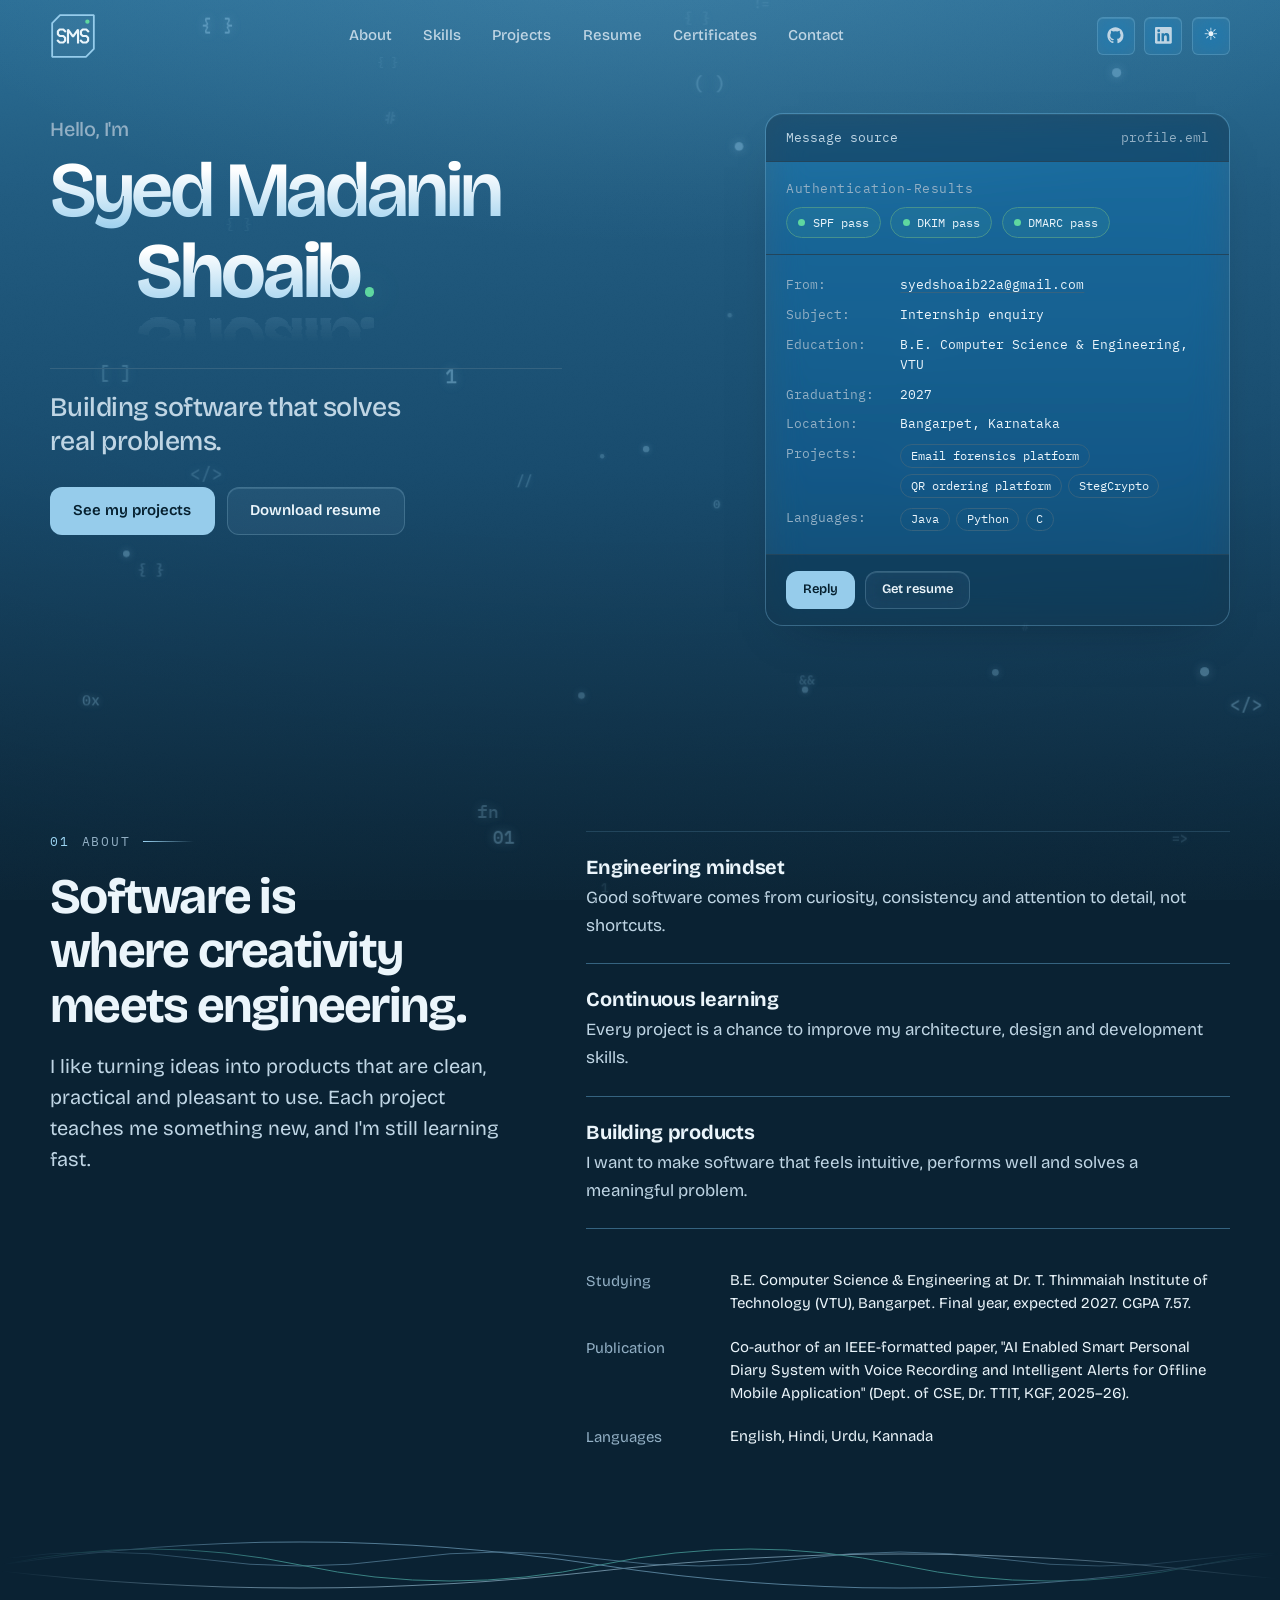
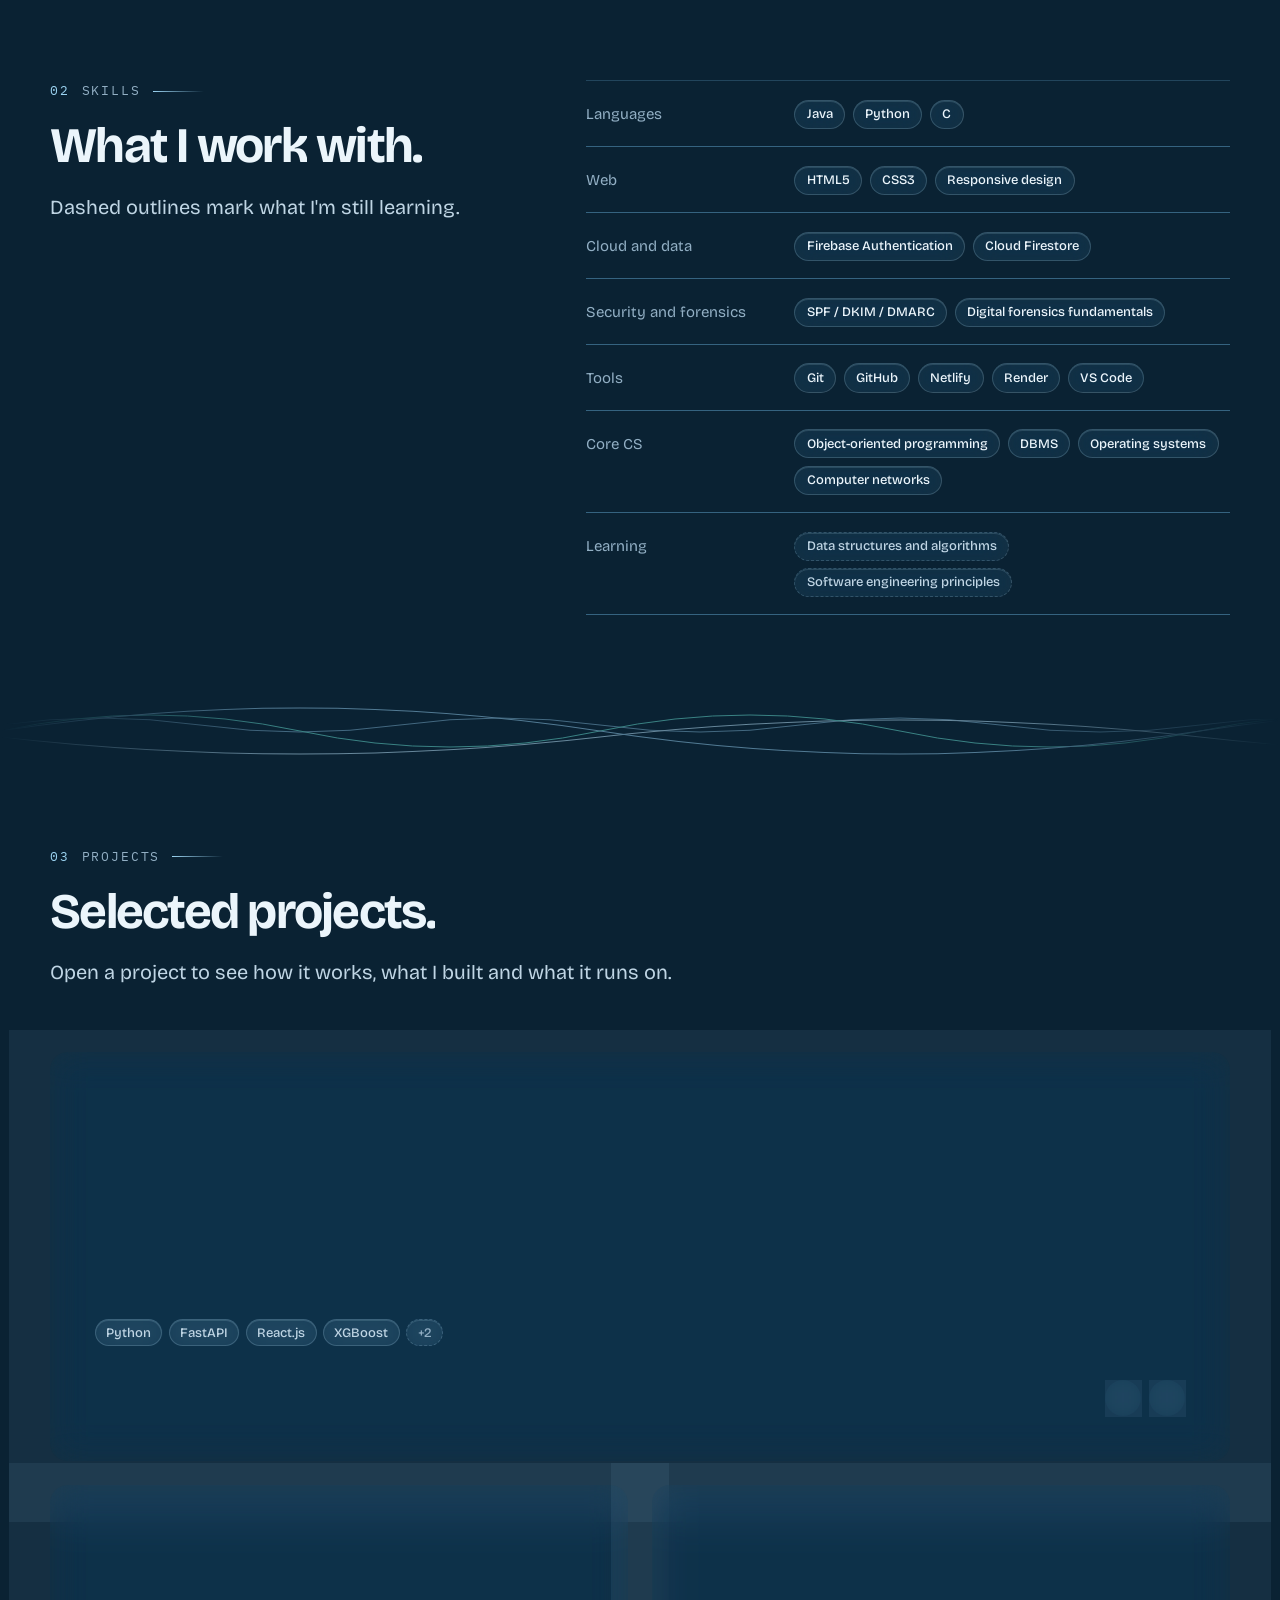
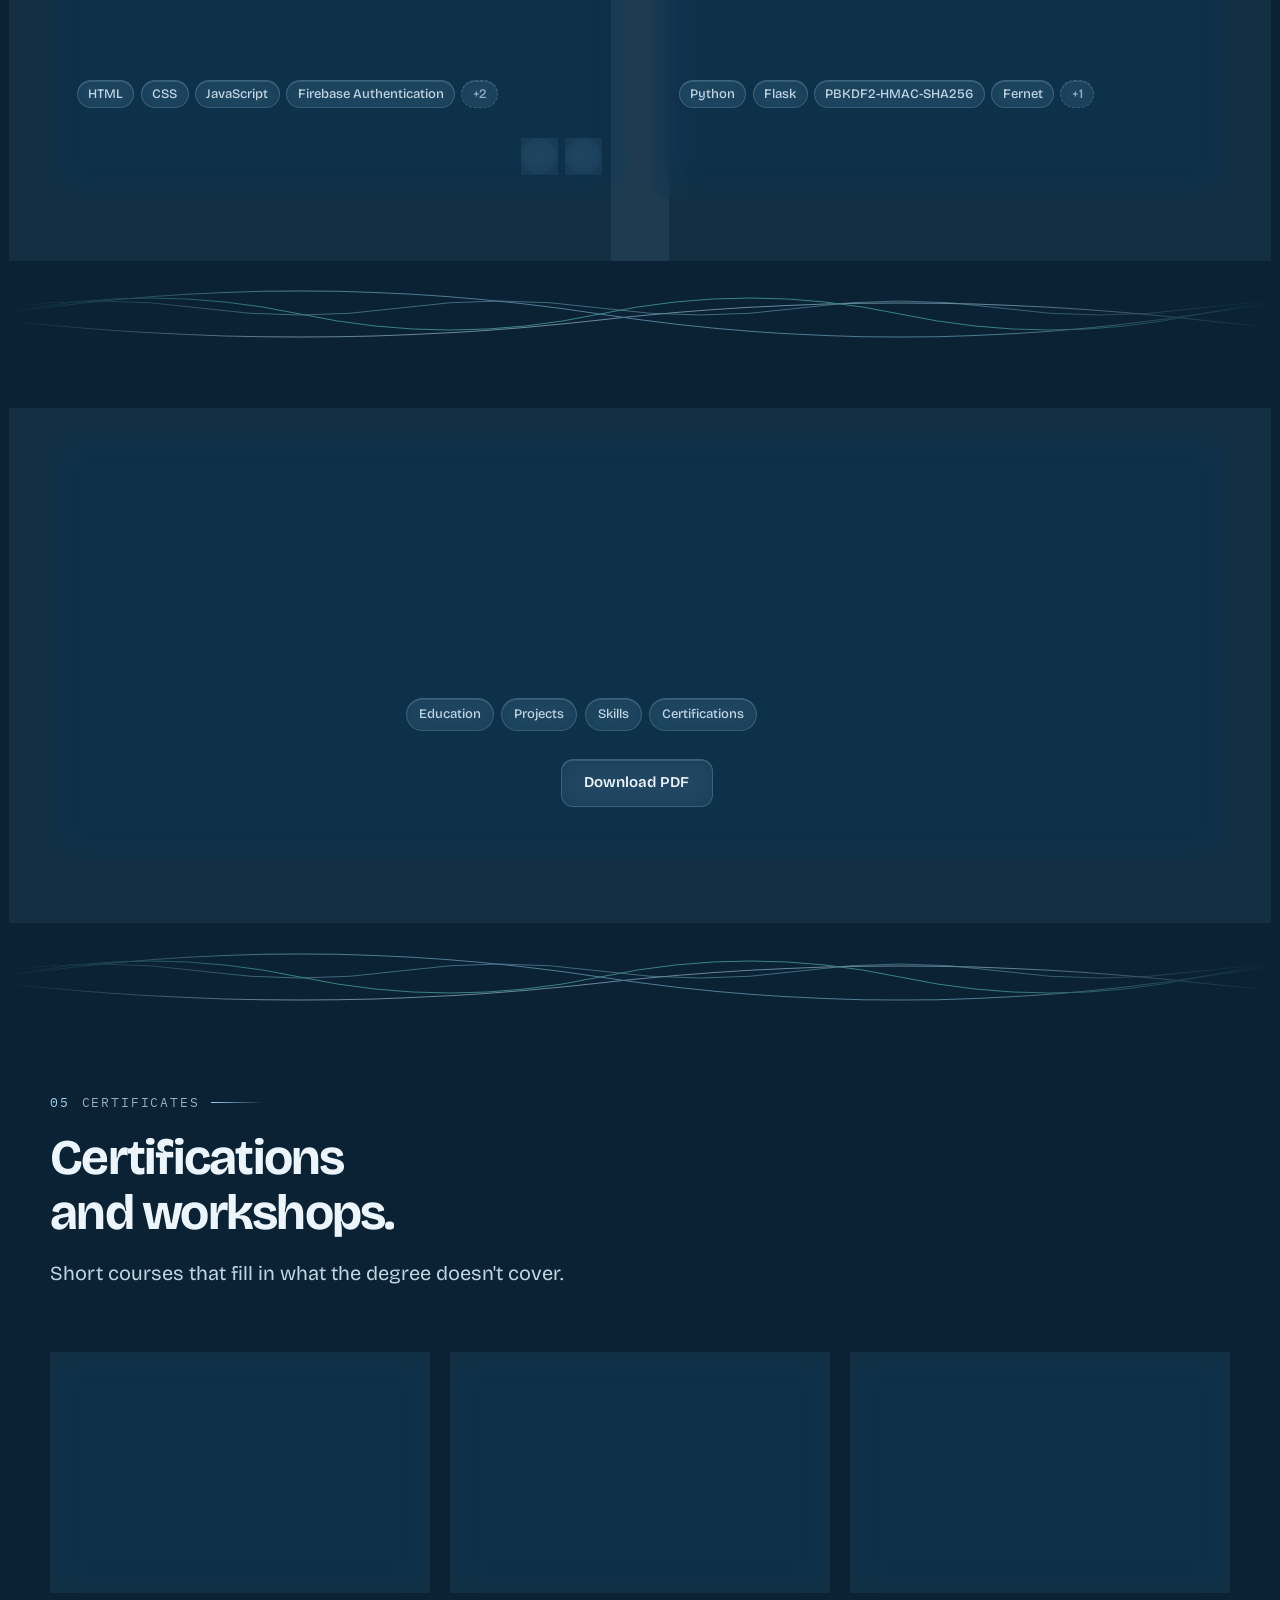
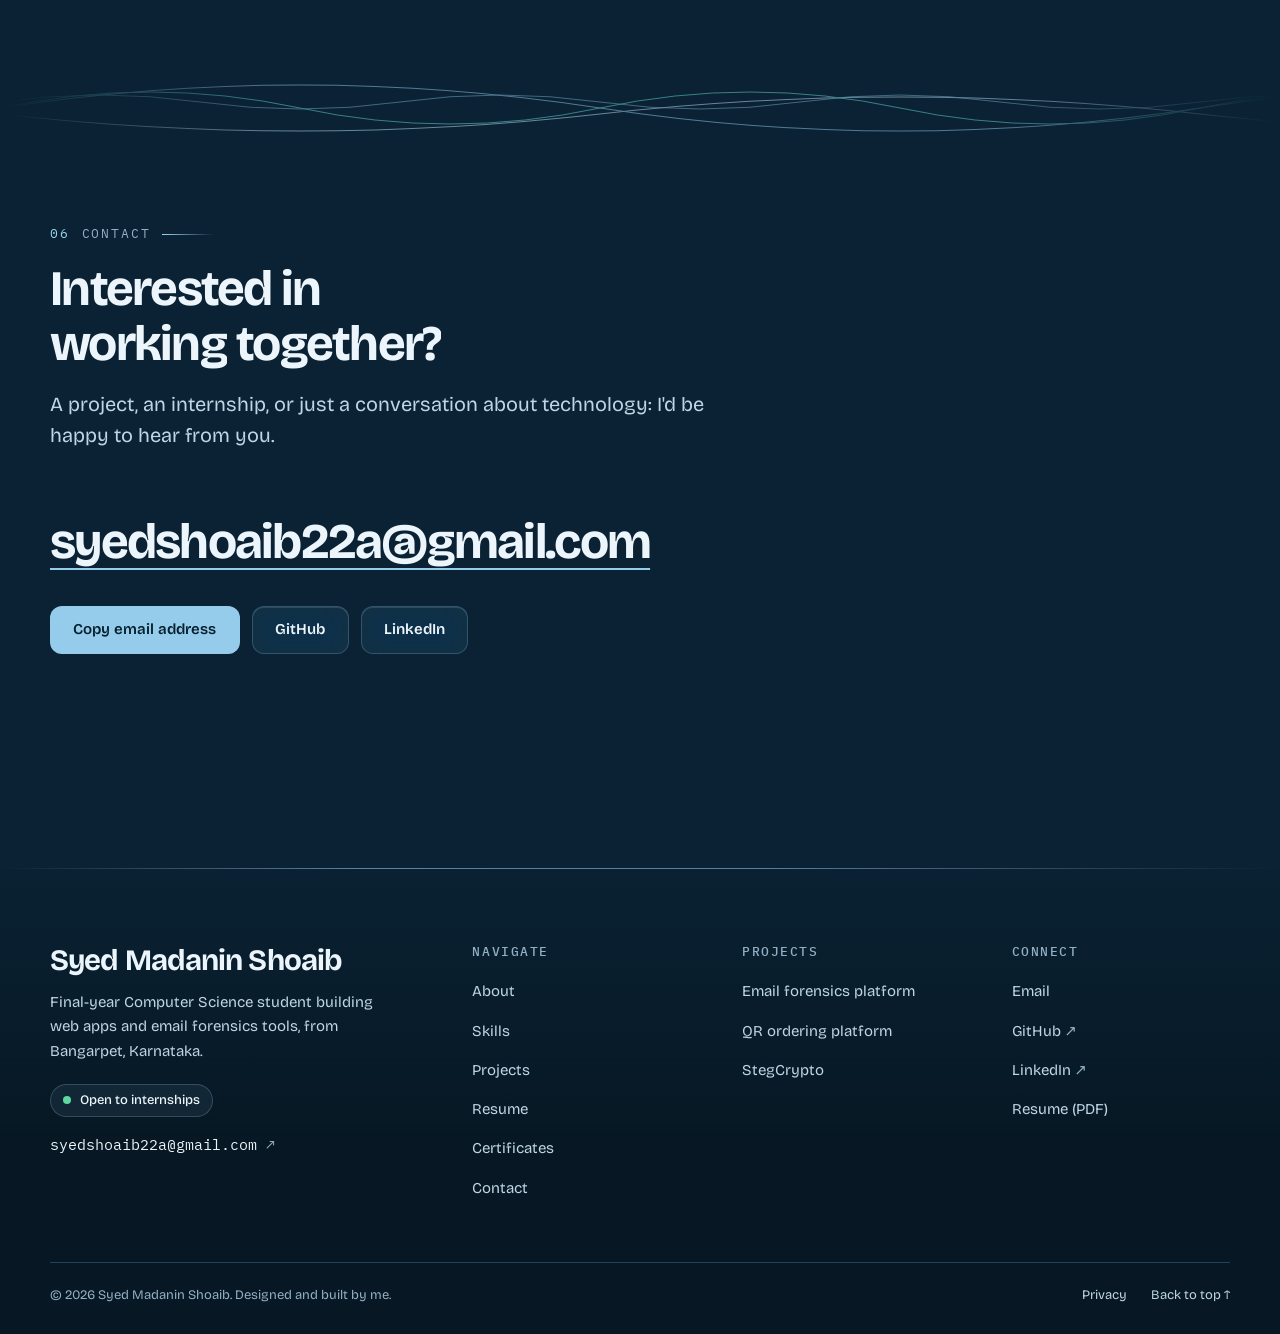
<file: index.html>
<!DOCTYPE html>
<html lang="en">

<head>

    <meta charset="UTF-8">
    <meta name="viewport" content="width=device-width, initial-scale=1.0">

    <title>Syed Madanin Shoaib | Software Engineer and Full-Stack Developer</title>

    <meta name="description" content="Portfolio of Syed Madanin Shoaib, a final-year Computer Science student who builds web applications and email forensics tools. Includes the Smart India Hackathon 2026 project.">
    <meta name="keywords" content="Syed Madanin Shoaib, software engineer, portfolio, full-stack developer, email forensics, Smart India Hackathon, Firebase, Python">
    <meta name="author" content="Syed Madanin Shoaib">
    <meta name="robots" content="index, follow">
    <meta name="theme-color" content="#0A2233">
    <meta name="color-scheme" content="dark light">
    <meta name="format-detection" content="telephone=no">

    <link rel="canonical" href="https://your-domain.example/">

    <!-- Applies the saved theme before first paint, and marks JS as available. -->
    <script src="assets/js/theme-init.js"></script>

    <!-- Open Graph / social previews (absolute URLs are required here) -->
    <meta property="og:type" content="website">
    <meta property="og:site_name" content="Syed Madanin Shoaib">
    <meta property="og:title" content="Syed Madanin Shoaib | Software Engineer">
    <meta property="og:description" content="Final-year Computer Science student building web applications and email forensics tools.">
    <meta property="og:url" content="https://syedmadaninshoaib.netlify.app/">
    <meta property="og:image" content="https://syedmadaninshoaib.netlify.app/assets/images/seo/og-image.png">
    <meta property="og:image:width" content="1200">
    <meta property="og:image:height" content="630">
    <meta property="og:image:alt" content="Syed Madanin Shoaib, software engineer and full-stack developer">

    <meta name="twitter:card" content="summary_large_image">
    <meta name="twitter:title" content="Syed Madanin Shoaib | Software Engineer">
    <meta name="twitter:description" content="Final-year Computer Science student building web applications and email forensics tools.">
    <meta name="twitter:image" content="https://syedmadaninshoaib.netlify.app/assets/images/seo/og-image.png">

    <!-- Icons and manifest -->
    <link rel="icon" href="favicon.ico" sizes="any">
    <link rel="icon" href="assets/icons/favicon.svg" type="image/svg+xml">
    <link rel="apple-touch-icon" href="assets/icons/apple-touch-icon.png">
    <link rel="manifest" href="manifest.webmanifest">

    <!-- Fonts -->
    <link rel="preconnect" href="https://fonts.googleapis.com">
    <link rel="preconnect" href="https://fonts.gstatic.com" crossorigin>
    <link href="https://fonts.googleapis.com/css2?family=Bricolage+Grotesque:opsz,wght@12..96,400..700&family=IBM+Plex+Mono:wght@400;500&display=swap" rel="stylesheet">

    <!-- CSS -->
    <link rel="stylesheet" href="assets/css/base/reset.css">
    <link rel="stylesheet" href="assets/css/base/variables.css">
    <link rel="stylesheet" href="assets/css/base/typography.css">
    <link rel="stylesheet" href="assets/css/base/base.css">

    <link rel="stylesheet" href="assets/css/layout/layout.css">

    <link rel="stylesheet" href="assets/css/components/buttons.css">
    <link rel="stylesheet" href="assets/css/components/navbar.css">
    <link rel="stylesheet" href="assets/css/components/logo.css">
    <link rel="stylesheet" href="assets/css/components/section-header.css">
    <link rel="stylesheet" href="assets/css/components/hero.css">
    <link rel="stylesheet" href="assets/css/components/cards.css">
    <link rel="stylesheet" href="assets/css/components/projects.css">
    <link rel="stylesheet" href="assets/css/components/footer.css">
    <link rel="stylesheet" href="assets/css/components/loader.css">
    <link rel="stylesheet" href="assets/css/components/cursor.css">

    <link rel="stylesheet" href="assets/css/animation/animation.css">
    <link rel="stylesheet" href="assets/css/utilities/utilities.css">
    <link rel="stylesheet" href="assets/css/responsive/responsive.css">

    <link rel="stylesheet" href="assets/css/style.css">
    <link rel="stylesheet" href="assets/css/components/glass.css">

    <script type="application/ld+json">
    {
        "@context": "https://schema.org",
        "@type": "Person",
        "name": "Syed Madanin Shoaib",
        "url": "https://your-domain.example/",
        "jobTitle": "Software Engineer",
        "email": "mailto:syedshoaib22a@gmail.com",
        "address": { "@type": "PostalAddress", "addressLocality": "Bangarpet", "addressRegion": "Karnataka", "addressCountry": "IN" },
        "alumniOf": "Dr. T. Thimmaiah Institute of Technology",
        "sameAs": [
            "https://github.com/syedshoaibb",
            "https://www.linkedin.com/in/syed-madanin-shoaib-3a25b7331"
        ]
    }
    </script>

</head>

<body>

    <a href="#main-content" class="skip-link">Skip to main content</a>

    <div id="loader" role="status" aria-live="polite">
        <div class="loader-sheet"></div>
        <div class="loader-inner">
            <svg class="logo-mark loader-mark" viewBox="0 0 64 64" aria-hidden="true" focusable="false">
                <path class="lm-frame" pathLength="1" d="M14 3H61V50L50 61H3V14Z"/>
                <g class="lm-letters"><path pathLength="1" d="M21 25.5L18.5 23H13.5L11 25.5V29.5L13.5 32H18.5L21 34.5V38.5L18.5 41H13.5L11 38.5"/><path pathLength="1" d="M25 41V23L32 33L39 23V41"/><path pathLength="1" d="M53 25.5L50.5 23H45.5L43 25.5V29.5L45.5 32H50.5L53 34.5V38.5L50.5 41H45.5L43 38.5"/></g>
                <circle class="lm-ring" cx="52" cy="12" r="3"/>
                <circle class="lm-dot" cx="52" cy="12" r="3"/>
            </svg>
            <span class="loader-name" aria-hidden="true">Syed Madanin Shoaib</span>
            <span class="loader-bar" aria-hidden="true"><i></i></span>
            <span class="visually-hidden">Loading</span>
        </div>
    </div>
    <script src="assets/js/loader-init.js"></script>

    <!-- Water ripple used by the reflection under the name (hero.css). -->
    <svg class="svg-defs" width="0" height="0" aria-hidden="true" focusable="false">
        <filter id="name-ripple" x="-4%" y="-10%" width="108%" height="120%" color-interpolation-filters="sRGB">
            <feTurbulence type="fractalNoise" baseFrequency="0.004 0.085" numOctaves="1" seed="3" result="noise">
                <animate attributeName="baseFrequency" dur="16s" values="0.004 0.085;0.007 0.105;0.004 0.085" repeatCount="indefinite"/>
            </feTurbulence>
            <feDisplacementMap in="SourceGraphic" in2="noise" scale="8" xChannelSelector="R" yChannelSelector="G"/>
        </filter>
    </svg>

    <div id="cursor" aria-hidden="true"></div>
    <div id="cursor-blur" aria-hidden="true"></div>

    <div class="background-wrapper" aria-hidden="true">
        <div class="bg-water"></div>
        <canvas id="particles" class="bg-particles"></canvas>
        <div class="bg-grid"></div>
    </div>

    <!-- ===================== HEADER ===================== -->

    <header class="header" id="top">

        <nav class="navbar" aria-label="Main navigation">

            <div class="container">

                <a href="#hero" class="logo" aria-label="Syed Madanin Shoaib, back to top">
                    <svg class="logo-mark" viewBox="0 0 64 64" aria-hidden="true" focusable="false">
                        <path class="lm-frame" pathLength="1" d="M14 3H61V50L50 61H3V14Z"/>
                        <g class="lm-letters"><path pathLength="1" d="M21 25.5L18.5 23H13.5L11 25.5V29.5L13.5 32H18.5L21 34.5V38.5L18.5 41H13.5L11 38.5"/><path pathLength="1" d="M25 41V23L32 33L39 23V41"/><path pathLength="1" d="M53 25.5L50.5 23H45.5L43 25.5V29.5L45.5 32H50.5L53 34.5V38.5L50.5 41H45.5L43 38.5"/></g>
                        <circle class="lm-ring" cx="52" cy="12" r="3"/>
                        <circle class="lm-dot" cx="52" cy="12" r="3"/>
                    </svg>
                </a>

                <ul class="nav-links" id="nav-links">
                    <li><a href="#about">About</a></li>
                    <li><a href="#skills">Skills</a></li>
                    <li><a href="#projects">Projects</a></li>
                    <li><a href="#resume">Resume</a></li>
                    <li><a href="#certificates">Certificates</a></li>
                    <li><a href="#contact">Contact</a></li>
                </ul>

                <div class="nav-actions">

                    <a href="https://github.com/syedshoaibb" target="_blank" rel="noopener" class="nav-social" aria-label="GitHub profile" title="GitHub">
                        <svg viewBox="0 0 24 24" aria-hidden="true" focusable="false"><path fill="currentColor" d="M12 .5C5.65.5.5 5.65.5 12c0 5.08 3.29 9.38 7.86 10.9.58.1.79-.25.79-.56v-2c-3.2.7-3.87-1.36-3.87-1.36-.52-1.33-1.28-1.69-1.28-1.69-1.05-.71.08-.7.08-.7 1.15.08 1.76 1.19 1.76 1.19 1.03 1.76 2.69 1.25 3.35.96.1-.75.4-1.25.73-1.54-2.55-.29-5.24-1.28-5.24-5.69 0-1.26.45-2.28 1.19-3.08-.12-.29-.52-1.46.11-3.05 0 0 .97-.31 3.17 1.18a11 11 0 0 1 5.78 0c2.2-1.49 3.17-1.18 3.17-1.18.63 1.59.23 2.76.11 3.05.74.8 1.19 1.82 1.19 3.08 0 4.42-2.69 5.39-5.25 5.68.41.36.78 1.06.78 2.14v3.17c0 .31.21.67.8.56A11.51 11.51 0 0 0 23.5 12C23.5 5.65 18.35.5 12 .5Z"/></svg>
                    </a>

                    <a href="https://www.linkedin.com/in/syed-madanin-shoaib-3a25b7331" target="_blank" rel="noopener" class="nav-social" aria-label="LinkedIn profile" title="LinkedIn">
                        <svg viewBox="0 0 24 24" aria-hidden="true" focusable="false"><path fill="currentColor" d="M20.45 20.45h-3.56v-5.57c0-1.33-.03-3.04-1.85-3.04-1.86 0-2.14 1.45-2.14 2.95v5.66H9.35V9h3.41v1.56h.05c.48-.9 1.64-1.85 3.37-1.85 3.6 0 4.27 2.37 4.27 5.46v6.28ZM5.34 7.43a2.06 2.06 0 1 1 0-4.12 2.06 2.06 0 0 1 0 4.12ZM7.12 20.45H3.56V9h3.56v11.45ZM22.22 0H1.77C.79 0 0 .77 0 1.73v20.54C0 23.23.79 24 1.77 24h20.45c.98 0 1.78-.77 1.78-1.73V1.73C24 .77 23.2 0 22.22 0Z"/></svg>
                    </a>

                    <button type="button" class="theme-toggle" aria-label="Switch to light theme" aria-pressed="false">☀</button>

                    <button type="button" class="menu-toggle" aria-label="Open menu" aria-expanded="false" aria-controls="nav-links">☰</button>

                </div>

            </div>

        </nav>

        <div class="scroll-progress" aria-hidden="true"></div>

    </header>

    <!-- ===================== MAIN ===================== -->

    <main id="main-content" tabindex="-1">

        <!-- HERO -->

        <section id="hero" class="hero" aria-labelledby="hero-title">

            <div class="container hero-grid">

                <div class="hero-content">

                    <div class="hero-head">
                        <p class="hero-hello">Hello, I'm</p>

                        <h1 id="hero-title" class="hero-title">
                            <span class="ht-line"><span class="ht-text">Syed Madanin</span></span>
                            <span class="ht-line ht-second" data-text="Shoaib."><span class="ht-text">Shoaib<i class="ht-dot" aria-hidden="true"></i></span></span>
                        </h1>
                    </div>

                    <div class="hero-foot">
                        <p class="hero-tagline">Building software that solves real problems.</p>

                        <div class="hero-actions">
                            <a href="#projects" class="btn btn-primary">See my projects</a>
                            <a href="assets/resume/Syed_Madanin_Shoaib_Resume.pdf" class="btn btn-secondary" download>Download resume</a>
                        </div>
                    </div>

                </div>

                <figure class="mail" aria-label="At a glance, formatted as email headers">

                    <div class="mail-bar">
                        <span class="mail-title">Message source</span>
                        <span class="mail-file">profile.eml</span>
                    </div>

                    <div class="mail-auth" role="group" aria-label="Authentication results">
                        <span class="mail-auth-label">Authentication-Results</span>
                        <span class="pass-chip"><i aria-hidden="true"></i>SPF pass</span>
                        <span class="pass-chip"><i aria-hidden="true"></i>DKIM pass</span>
                        <span class="pass-chip"><i aria-hidden="true"></i>DMARC pass</span>
                    </div>

                    <dl class="mail-lines">

                        <div class="mail-line">
                            <dt>From:</dt>
                            <dd><a href="mailto:syedshoaib22a@gmail.com">syedshoaib22a@gmail.com</a></dd>
                        </div>

                        <div class="mail-line">
                            <dt>Subject:</dt>
                            <dd>Internship enquiry</dd>
                        </div>

                        <div class="mail-line">
                            <dt>Education:</dt>
                            <dd>B.E. Computer Science &amp; Engineering, VTU</dd>
                        </div>

                        <div class="mail-line">
                            <dt>Graduating:</dt>
                            <dd>2027</dd>
                        </div>

                        <div class="mail-line">
                            <dt>Location:</dt>
                            <dd>Bangarpet, Karnataka</dd>
                        </div>

                        <div class="mail-line">
                            <dt>Projects:</dt>
                            <dd>
                                <span class="mail-chips"><span>Email forensics platform</span><span>QR ordering platform</span><span>StegCrypto</span></span>
                            </dd>
                        </div>

                        <div class="mail-line">
                            <dt>Languages:</dt>
                            <dd><span class="mail-chips"><span>Java</span><span>Python</span><span>C</span></span></dd>
                        </div>

                    </dl>

                    <div class="mail-foot">
                        <a class="btn btn-primary btn-sm" href="mailto:syedshoaib22a@gmail.com">Reply</a>
                        <a class="btn btn-secondary btn-sm" href="assets/resume/Syed_Madanin_Shoaib_Resume.pdf" download>Get resume</a>
                    </div>

                </figure>

            </div>


        </section>

        <!-- ABOUT -->

        <section id="about" class="about section" aria-labelledby="about-title">

            <div class="container split">

                <div class="section-header">
                    <p class="section-kicker"><span>01</span>About</p>
                    <h2 id="about-title" class="section-title">Software is where creativity meets engineering.</h2>
                    <p class="section-description">
                        I like turning ideas into products that are clean, practical and pleasant to use.
                        Each project teaches me something new, and I'm still learning fast.
                    </p>
                </div>

                <div>

                    <div class="about-points">

                        <article class="about-point">
                            <h3>Engineering mindset</h3>
                            <p>Good software comes from curiosity, consistency and attention to detail, not shortcuts.</p>
                        </article>

                        <article class="about-point">
                            <h3>Continuous learning</h3>
                            <p>Every project is a chance to improve my architecture, design and development skills.</p>
                        </article>

                        <article class="about-point">
                            <h3>Building products</h3>
                            <p>I want to make software that feels intuitive, performs well and solves a meaningful problem.</p>
                        </article>

                    </div>

                    <dl class="facts">

                        <div class="fact">
                            <dt>Studying</dt>
                            <dd>B.E. Computer Science &amp; Engineering at Dr. T. Thimmaiah Institute of Technology (VTU), Bangarpet. Final year, expected 2027. CGPA 7.57.</dd>
                        </div>

                        <div class="fact">
                            <dt>Publication</dt>
                            <dd>Co-author of an IEEE-formatted paper, "AI Enabled Smart Personal Diary System with Voice Recording and Intelligent Alerts for Offline Mobile Application" (Dept. of CSE, Dr. TTIT, KGF, 2025–26).</dd>
                        </div>

                        <div class="fact">
                            <dt>Languages</dt>
                            <dd>English, Hindi, Urdu, Kannada</dd>
                        </div>

                    </dl>

                </div>

            </div>

        </section>

        <!-- SKILLS -->

        <section id="skills" class="skills section" aria-labelledby="skills-title">

            <div class="container split">

                <div class="section-header">
                    <p class="section-kicker"><span>02</span>Skills</p>
                    <h2 id="skills-title" class="section-title">What I work with.</h2>
                    <p class="section-description">
                        Dashed outlines mark what I'm still learning.
                    </p>
                </div>

                <dl class="skills-list">

                    <div class="skill-row">
                        <dt>Languages</dt>
                        <dd><span class="chip">Java</span><span class="chip">Python</span><span class="chip">C</span></dd>
                    </div>

                    <div class="skill-row">
                        <dt>Web</dt>
                        <dd><span class="chip">HTML5</span><span class="chip">CSS3</span><span class="chip">Responsive design</span></dd>
                    </div>

                    <div class="skill-row">
                        <dt>Cloud and data</dt>
                        <dd><span class="chip">Firebase Authentication</span><span class="chip">Cloud Firestore</span></dd>
                    </div>

                    <div class="skill-row">
                        <dt>Security and forensics</dt>
                        <dd><span class="chip">SPF / DKIM / DMARC</span><span class="chip">Digital forensics fundamentals</span></dd>
                    </div>

                    <div class="skill-row">
                        <dt>Tools</dt>
                        <dd><span class="chip">Git</span><span class="chip">GitHub</span><span class="chip">Netlify</span><span class="chip">Render</span><span class="chip">VS Code</span></dd>
                    </div>

                    <div class="skill-row">
                        <dt>Core CS</dt>
                        <dd><span class="chip">Object-oriented programming</span><span class="chip">DBMS</span><span class="chip">Operating systems</span><span class="chip">Computer networks</span></dd>
                    </div>

                    <div class="skill-row learning">
                        <dt>Learning</dt>
                        <dd><span class="chip">Data structures and algorithms</span><span class="chip">Software engineering principles</span></dd>
                    </div>

                </dl>

            </div>

        </section>

        <!-- PROJECTS -->

        <section id="projects" class="projects section" aria-labelledby="projects-title">

            <div class="container">

                <div class="section-header">
                    <p class="section-kicker"><span>03</span>Projects</p>
                    <h2 id="projects-title" class="section-title">Selected projects.</h2>
                    <p class="section-description">
                        Open a project to see how it works, what I built and what it runs on.
                    </p>
                </div>

                <!-- Rendered from assets/data/portfolio-data.js -->

                <div id="projects-grid" class="project-grid">
                    <noscript>
                        <div class="empty-state">
                            <h3>Projects need JavaScript</h3>
                            <p>Turn JavaScript on to see them, or visit <a class="link" href="https://github.com/syedshoaibb">my GitHub profile</a>.</p>
                        </div>
                    </noscript>
                </div>

            </div>

        </section>

        <!-- RESUME -->

        <section id="resume" class="resume section" aria-labelledby="resume-title">

            <div class="container">

                <div class="resume-card">

                    <div class="resume-preview" aria-hidden="true">
                        <div class="resume-paper">
                            <span class="rp-name">Syed Madanin Shoaib</span>
                            <span class="rp-role">B.E. Computer Science &amp; Engineering</span>
                            <span class="rp-rule"></span>
                            <span class="rp-head">Projects</span>
                            <span class="rp-line"></span>
                            <span class="rp-line short"></span>
                            <span class="rp-head">Skills</span>
                            <span class="rp-line"></span>
                            <span class="rp-line mid"></span>
                            <span class="rp-head">Education</span>
                            <span class="rp-line short"></span>
                        </div>
                    </div>

                    <div class="resume-copy">
                        <p class="section-kicker resume-kicker"><span>04</span>Resume</p>
                        <h2 id="resume-title">My experience, projects and education.</h2>
                        <p>A one-page overview of my skills, projects and certifications.</p>

                        <ul class="resume-points" aria-label="What the resume covers">
                            <li>Education</li>
                            <li>Projects</li>
                            <li>Skills</li>
                            <li>Certifications</li>
                        </ul>

                        <div class="resume-actions">
                            <a href="pages/resume.html" class="btn btn-primary">Read resume</a>
                            <a href="assets/resume/Syed_Madanin_Shoaib_Resume.pdf" class="btn btn-secondary" download>Download PDF</a>
                        </div>
                    </div>

                </div>

            </div>

        </section>

        <!-- CERTIFICATES -->

        <section id="certificates" class="certificates section" aria-labelledby="certificates-title">

            <div class="container">

                <div class="section-header">
                    <p class="section-kicker"><span>05</span>Certificates</p>
                    <h2 id="certificates-title" class="section-title">Certifications and workshops.</h2>
                    <p class="section-description">
                        Short courses that fill in what the degree doesn't cover.
                    </p>
                </div>

                <!-- Rendered from assets/data/portfolio-data.js -->

                <div id="certificate-grid" class="certificate-grid"></div>

            </div>

        </section>

        <!-- CONTACT -->

        <section id="contact" class="contact section" aria-labelledby="contact-title">

            <div class="container">

                <div class="section-header">
                    <p class="section-kicker"><span>06</span>Contact</p>
                    <h2 id="contact-title" class="section-title">Interested in working together?</h2>
                    <p class="section-description">
                        A project, an internship, or just a conversation about technology: I'd be happy to hear from you.
                    </p>
                </div>

                <a class="contact-email" href="mailto:syedshoaib22a@gmail.com">syedshoaib22a@gmail.com</a>

                <div class="contact-actions">
                    <button type="button" class="btn btn-primary" data-copy-email="syedshoaib22a@gmail.com">Copy email address</button>
                    <a href="https://github.com/syedshoaibb" target="_blank" rel="noopener" class="btn btn-secondary">GitHub</a>
                    <a href="https://www.linkedin.com/in/syed-madanin-shoaib-3a25b7331" target="_blank" rel="noopener" class="btn btn-secondary">LinkedIn</a>
                </div>

                <p id="copy-status" class="copy-status" role="status" aria-live="polite"></p>

            </div>

        </section>

    </main>

    <!-- ===================== FOOTER ===================== -->

    <footer class="footer">
        <div class="container">

            <div class="footer-grid">

                <div class="footer-brand">
                    <p class="footer-name">Syed Madanin Shoaib</p>
                    <p class="footer-blurb">Final-year Computer Science student building web apps and email forensics tools, from Bangarpet, Karnataka.</p>
                    <p class="footer-status"><i aria-hidden="true"></i>Open to internships</p>
                    <a class="footer-mail" href="mailto:syedshoaib22a@gmail.com">syedshoaib22a@gmail.com <span aria-hidden="true">&nearr;</span></a>
                </div>

                <nav class="footer-col" aria-labelledby="ft-nav">
                    <h2 id="ft-nav">Navigate</h2>
                    <ul><li><a href="#about">About</a></li><li><a href="#skills">Skills</a></li><li><a href="#projects">Projects</a></li><li><a href="#resume">Resume</a></li><li><a href="#certificates">Certificates</a></li><li><a href="#contact">Contact</a></li></ul>
                </nav>

                <nav class="footer-col" aria-labelledby="ft-work">
                    <h2 id="ft-work">Projects</h2>
                    <ul><li><a href="pages/project.html?id=email-forensics">Email forensics platform</a></li><li><a href="pages/project.html?id=qr-menu">QR ordering platform</a></li><li><a href="pages/project.html?id=stegcrypto">StegCrypto</a></li></ul>
                </nav>

                <nav class="footer-col" aria-labelledby="ft-connect">
                    <h2 id="ft-connect">Connect</h2>
                    <ul>
                        <li><a href="mailto:syedshoaib22a@gmail.com">Email</a></li>
                        <li><a href="https://github.com/syedshoaibb" target="_blank" rel="noopener">GitHub <span aria-hidden="true">&nearr;</span></a></li>
                        <li><a href="https://www.linkedin.com/in/syed-madanin-shoaib-3a25b7331" target="_blank" rel="noopener">LinkedIn <span aria-hidden="true">&nearr;</span></a></li>
                        <li><a href="assets/resume/Syed_Madanin_Shoaib_Resume.pdf" download>Resume (PDF)</a></li>
                    </ul>
                </nav>

            </div>

            <div class="footer-bottom">
                <p>&copy; <span data-year>2026</span> Syed Madanin Shoaib. Designed and built by me.</p>
                <p class="footer-legal">
                    <a href="pages/privacy.html">Privacy</a>
                    <a href="#" data-to-top>Back to top <span aria-hidden="true">&uarr;</span></a>
                </p>
            </div>

        </div>
    </footer>

    <button type="button" id="scroll-top" class="scroll-top" aria-label="Back to top">↑</button>

    <!-- ===================== JAVASCRIPT ===================== -->

    <script src="assets/js/main.js" defer></script>
    <script src="assets/data/portfolio-data.js" defer></script>
    <script src="assets/js/loader.js" defer></script>
    <script src="assets/js/navbar.js" defer></script>
    <script src="assets/js/cursor.js" defer></script>
    <script src="assets/js/projects.js" defer></script>
    <script src="assets/js/certificates.js" defer></script>
    <script src="assets/js/scroll.js" defer></script>
    <script src="assets/js/theme.js" defer></script>
    <script src="assets/js/security.js" defer></script>
    <script src="assets/js/animations.js" defer></script>
    
    <script src="assets/js/water.js" defer></script>
    <script src="assets/js/particles.js" defer></script>

</body>

</html>
</file>
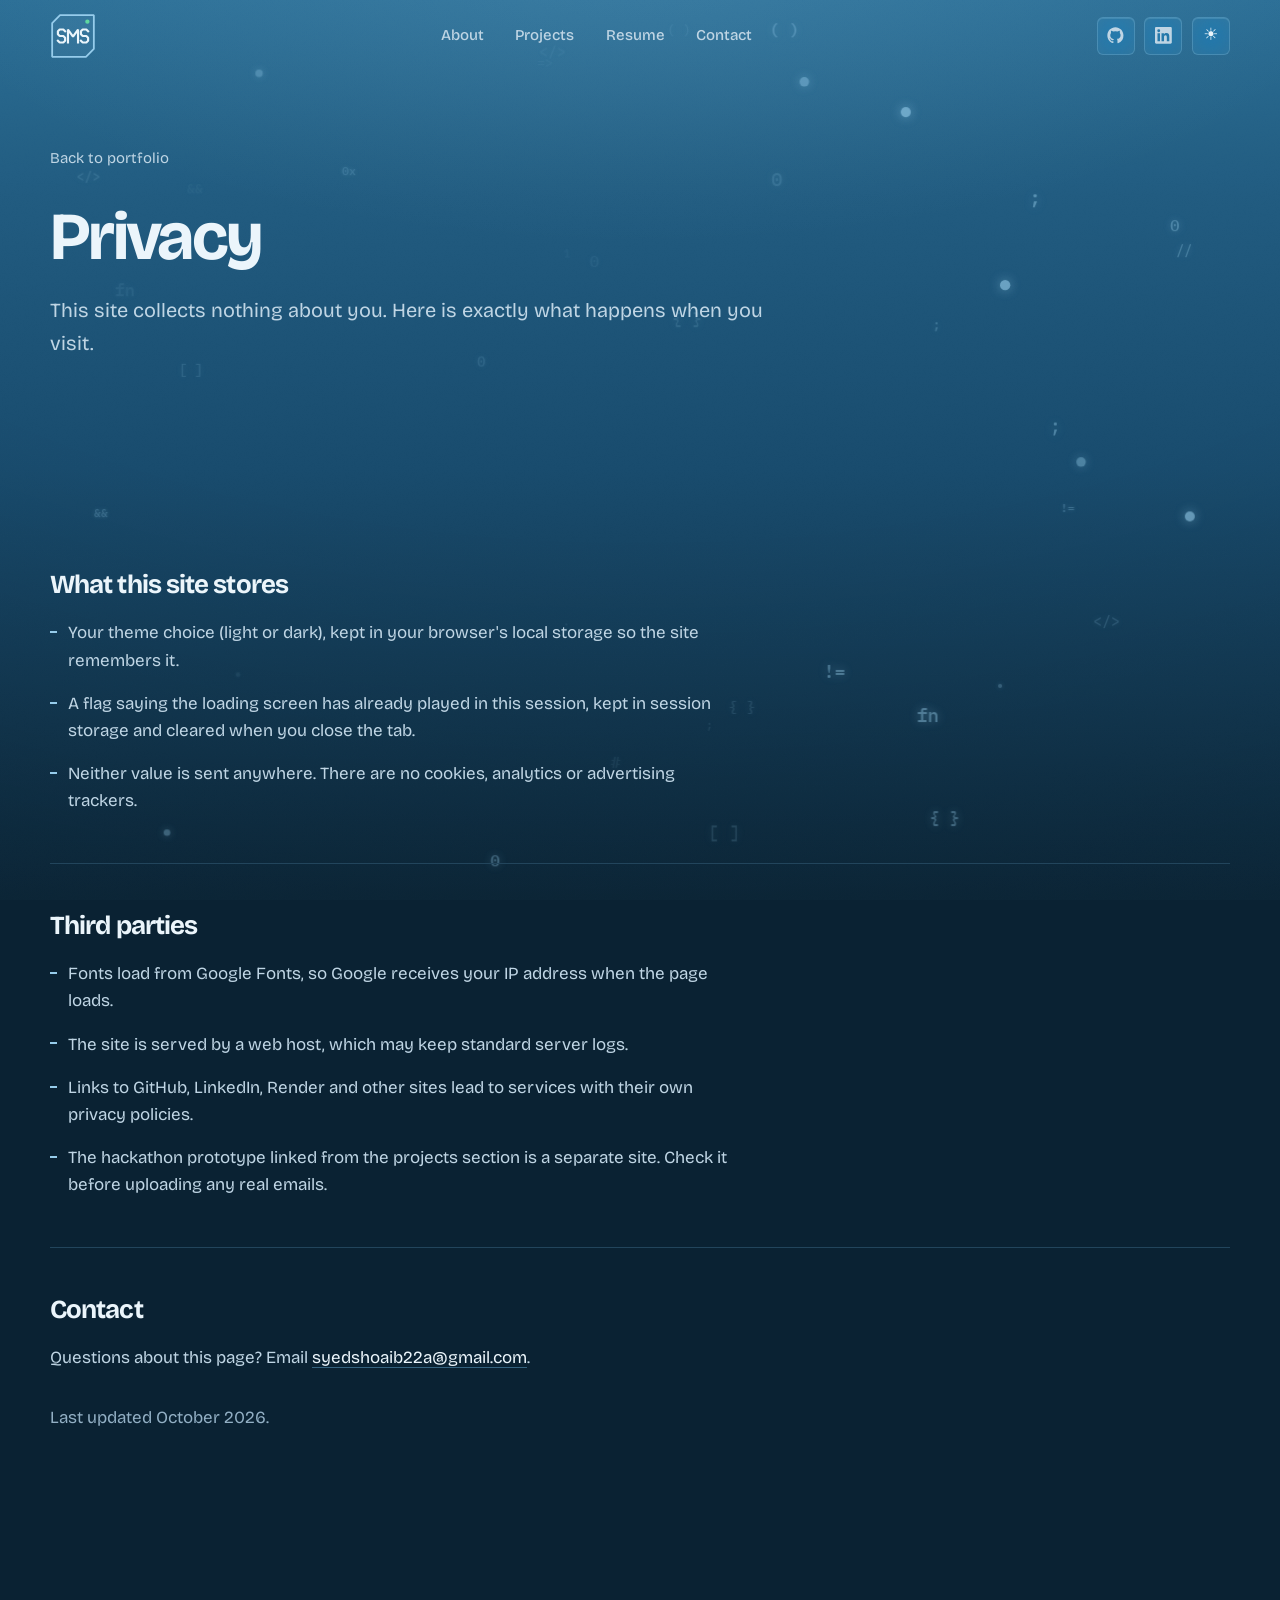
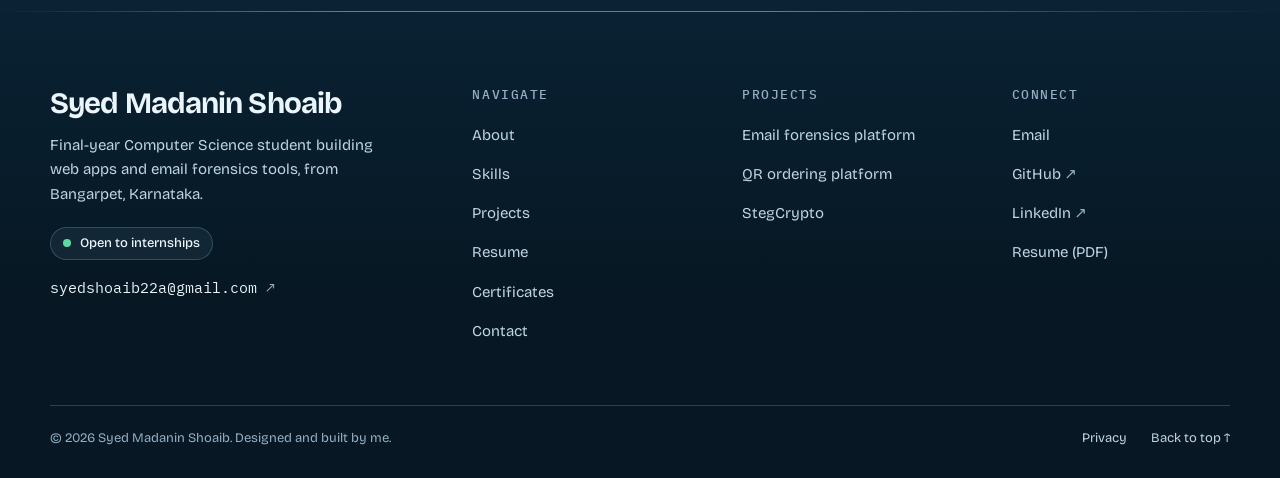
<file: pages/privacy.html>
<!DOCTYPE html>
<html lang="en">

<head>

    <meta charset="UTF-8">
    <meta name="viewport" content="width=device-width, initial-scale=1.0">

    <title>Privacy | Syed Madanin Shoaib</title>
    <meta name="description" content="What this portfolio site stores and which third parties it uses. No cookies, no analytics.">
    <meta name="author" content="Syed Madanin Shoaib">
    <meta name="robots" content="index, follow">
    <meta name="theme-color" content="#0A2233">
    <meta name="color-scheme" content="dark light">
    <link rel="canonical" href="https://your-domain.example/pages/privacy.html">

    <script src="../assets/js/theme-init.js"></script>

    <meta property="og:type" content="website">
    <meta property="og:title" content="Privacy | Syed Madanin Shoaib">
    <meta property="og:description" content="What this portfolio site stores and which third parties it uses. No cookies, no analytics.">
    <meta property="og:image" content="https://your-domain.example/assets/images/seo/og-image.png">

    <link rel="icon" href="../favicon.ico" sizes="any">
    <link rel="icon" href="../assets/icons/favicon.svg" type="image/svg+xml">
    <link rel="apple-touch-icon" href="../assets/icons/apple-touch-icon.png">
    <link rel="manifest" href="../manifest.webmanifest">

    <link rel="preconnect" href="https://fonts.googleapis.com">
    <link rel="preconnect" href="https://fonts.gstatic.com" crossorigin>
    <link href="https://fonts.googleapis.com/css2?family=Bricolage+Grotesque:opsz,wght@12..96,400..700&family=IBM+Plex+Mono:wght@400;500&display=swap" rel="stylesheet">

    <link rel="stylesheet" href="../assets/css/base/reset.css">
    <link rel="stylesheet" href="../assets/css/base/variables.css">
    <link rel="stylesheet" href="../assets/css/base/typography.css">
    <link rel="stylesheet" href="../assets/css/base/base.css">
    <link rel="stylesheet" href="../assets/css/layout/layout.css">
    <link rel="stylesheet" href="../assets/css/components/buttons.css">
    <link rel="stylesheet" href="../assets/css/components/navbar.css">
    <link rel="stylesheet" href="../assets/css/components/logo.css">
    <link rel="stylesheet" href="../assets/css/components/section-header.css">
    <link rel="stylesheet" href="../assets/css/components/cards.css">
    <link rel="stylesheet" href="../assets/css/components/projects.css">
    <link rel="stylesheet" href="../assets/css/components/footer.css">
    <link rel="stylesheet" href="../assets/css/animation/animation.css">
    <link rel="stylesheet" href="../assets/css/utilities/utilities.css">
    <link rel="stylesheet" href="../assets/css/responsive/responsive.css">
    <link rel="stylesheet" href="../assets/css/style.css">
    <link rel="stylesheet" href="../assets/css/components/glass.css">

</head>

<body>

    <div class="background-wrapper" aria-hidden="true">
        <div class="bg-water"></div>
        <canvas id="particles" class="bg-particles"></canvas>
        <div class="bg-grid"></div>
    </div>

    <a href="#main-content" class="skip-link">Skip to main content</a>

    <header class="header">
        <nav class="navbar" aria-label="Main navigation">
            <div class="container">
                <a href="../index.html" class="logo" aria-label="Syed Madanin Shoaib, home">
                    <svg class="logo-mark" viewBox="0 0 64 64" aria-hidden="true" focusable="false">
                        <path class="lm-frame" pathLength="1" d="M14 3H61V50L50 61H3V14Z"/>
                        <g class="lm-letters"><path pathLength="1" d="M21 25.5L18.5 23H13.5L11 25.5V29.5L13.5 32H18.5L21 34.5V38.5L18.5 41H13.5L11 38.5"/><path pathLength="1" d="M25 41V23L32 33L39 23V41"/><path pathLength="1" d="M53 25.5L50.5 23H45.5L43 25.5V29.5L45.5 32H50.5L53 34.5V38.5L50.5 41H45.5L43 38.5"/></g>
                        <circle class="lm-ring" cx="52" cy="12" r="3"/>
                        <circle class="lm-dot" cx="52" cy="12" r="3"/>
                    </svg>
                </a>

                <ul class="nav-links" id="nav-links">
                    <li><a href="../index.html#about">About</a></li>
                    <li><a href="../index.html#projects">Projects</a></li>
                    <li><a href="../pages/resume.html">Resume</a></li>
                    <li><a href="../index.html#contact">Contact</a></li>
                </ul>

                <div class="nav-actions">
                    <a href="https://github.com/syedshoaibb" target="_blank" rel="noopener" class="nav-social" aria-label="GitHub profile" title="GitHub">
                        <svg viewBox="0 0 24 24" aria-hidden="true" focusable="false"><path fill="currentColor" d="M12 .5C5.65.5.5 5.65.5 12c0 5.08 3.29 9.38 7.86 10.9.58.1.79-.25.79-.56v-2c-3.2.7-3.87-1.36-3.87-1.36-.52-1.33-1.28-1.69-1.28-1.69-1.05-.71.08-.7.08-.7 1.15.08 1.76 1.19 1.76 1.19 1.03 1.76 2.69 1.25 3.35.96.1-.75.4-1.25.73-1.54-2.55-.29-5.24-1.28-5.24-5.69 0-1.26.45-2.28 1.19-3.08-.12-.29-.52-1.46.11-3.05 0 0 .97-.31 3.17 1.18a11 11 0 0 1 5.78 0c2.2-1.49 3.17-1.18 3.17-1.18.63 1.59.23 2.76.11 3.05.74.8 1.19 1.82 1.19 3.08 0 4.42-2.69 5.39-5.25 5.68.41.36.78 1.06.78 2.14v3.17c0 .31.21.67.8.56A11.51 11.51 0 0 0 23.5 12C23.5 5.65 18.35.5 12 .5Z"/></svg>
                    </a>

                    <a href="https://www.linkedin.com/in/syed-madanin-shoaib-3a25b7331" target="_blank" rel="noopener" class="nav-social" aria-label="LinkedIn profile" title="LinkedIn">
                        <svg viewBox="0 0 24 24" aria-hidden="true" focusable="false"><path fill="currentColor" d="M20.45 20.45h-3.56v-5.57c0-1.33-.03-3.04-1.85-3.04-1.86 0-2.14 1.45-2.14 2.95v5.66H9.35V9h3.41v1.56h.05c.48-.9 1.64-1.85 3.37-1.85 3.6 0 4.27 2.37 4.27 5.46v6.28ZM5.34 7.43a2.06 2.06 0 1 1 0-4.12 2.06 2.06 0 0 1 0 4.12ZM7.12 20.45H3.56V9h3.56v11.45ZM22.22 0H1.77C.79 0 0 .77 0 1.73v20.54C0 23.23.79 24 1.77 24h20.45c.98 0 1.78-.77 1.78-1.73V1.73C24 .77 23.2 0 22.22 0Z"/></svg>
                    </a>
                    <button type="button" class="theme-toggle" aria-label="Switch to light theme" aria-pressed="false">☀</button>
                    <button type="button" class="menu-toggle" aria-label="Open menu" aria-expanded="false" aria-controls="nav-links">☰</button>
                </div>
            </div>
        </nav>
        <div class="scroll-progress" aria-hidden="true"></div>
    </header>

    <main id="main-content" tabindex="-1">

        <section class="detail-hero">
            <div class="container">
                <a class="detail-back" href="../index.html">Back to portfolio</a>
                <h1 class="detail-title">Privacy</h1>
                <p class="detail-summary">This site collects nothing about you. Here is exactly what happens when you visit.</p>
            </div>
        </section>

        <section class="section">
            <div class="container">

                <div class="detail-block">
                    <h2>What this site stores</h2>
                    <ul class="detail-list">
                        <li>Your theme choice (light or dark), kept in your browser's local storage so the site remembers it.</li>
                        <li>A flag saying the loading screen has already played in this session, kept in session storage and cleared when you close the tab.</li>
                        <li>Neither value is sent anywhere. There are no cookies, analytics or advertising trackers.</li>
                    </ul>
                </div>

                <div class="detail-block">
                    <h2>Third parties</h2>
                    <ul class="detail-list">
                        <li>Fonts load from Google Fonts, so Google receives your IP address when the page loads.</li>
                        <li>The site is served by a web host, which may keep standard server logs.</li>
                        <li>Links to GitHub, LinkedIn, Render and other sites lead to services with their own privacy policies.</li>
                        <li>The hackathon prototype linked from the projects section is a separate site. Check it before uploading any real emails.</li>
                    </ul>
                </div>

                <div class="detail-block">
                    <h2>Contact</h2>
                    <p>Questions about this page? Email <a class="link" href="mailto:syedshoaib22a@gmail.com">syedshoaib22a@gmail.com</a>.</p>
                    <p class="text-muted mt-4">Last updated October 2026.</p>
                </div>

            </div>
        </section>

    </main>

    <footer class="footer">
        <div class="container">

            <div class="footer-grid">

                <div class="footer-brand">
                    <p class="footer-name">Syed Madanin Shoaib</p>
                    <p class="footer-blurb">Final-year Computer Science student building web apps and email forensics tools, from Bangarpet, Karnataka.</p>
                    <p class="footer-status"><i aria-hidden="true"></i>Open to internships</p>
                    <a class="footer-mail" href="mailto:syedshoaib22a@gmail.com">syedshoaib22a@gmail.com <span aria-hidden="true">&nearr;</span></a>
                </div>

                <nav class="footer-col" aria-labelledby="ft-nav">
                    <h2 id="ft-nav">Navigate</h2>
                    <ul><li><a href="../index.html#about">About</a></li><li><a href="../index.html#skills">Skills</a></li><li><a href="../index.html#projects">Projects</a></li><li><a href="../index.html#resume">Resume</a></li><li><a href="../index.html#certificates">Certificates</a></li><li><a href="../index.html#contact">Contact</a></li></ul>
                </nav>

                <nav class="footer-col" aria-labelledby="ft-work">
                    <h2 id="ft-work">Projects</h2>
                    <ul><li><a href="project.html?id=email-forensics">Email forensics platform</a></li><li><a href="project.html?id=qr-menu">QR ordering platform</a></li><li><a href="project.html?id=stegcrypto">StegCrypto</a></li></ul>
                </nav>

                <nav class="footer-col" aria-labelledby="ft-connect">
                    <h2 id="ft-connect">Connect</h2>
                    <ul>
                        <li><a href="mailto:syedshoaib22a@gmail.com">Email</a></li>
                        <li><a href="https://github.com/syedshoaibb" target="_blank" rel="noopener">GitHub <span aria-hidden="true">&nearr;</span></a></li>
                        <li><a href="https://www.linkedin.com/in/syed-madanin-shoaib-3a25b7331" target="_blank" rel="noopener">LinkedIn <span aria-hidden="true">&nearr;</span></a></li>
                        <li><a href="../assets/resume/Syed_Madanin_Shoaib_Resume.pdf" download>Resume (PDF)</a></li>
                    </ul>
                </nav>

            </div>

            <div class="footer-bottom">
                <p>&copy; <span data-year>2026</span> Syed Madanin Shoaib. Designed and built by me.</p>
                <p class="footer-legal">
                    <a href="privacy.html">Privacy</a>
                    <a href="#" data-to-top>Back to top <span aria-hidden="true">&uarr;</span></a>
                </p>
            </div>

        </div>
    </footer>

    <script src="../assets/js/main.js" defer></script>
    <script src="../assets/js/navbar.js" defer></script>
    <script src="../assets/js/theme.js" defer></script>
    <script src="../assets/js/security.js" defer></script>
    <script src="../assets/js/animations.js" defer></script>

    <script src="../assets/js/water.js" defer></script>
    <script src="../assets/js/particles.js" defer></script>

</body>

</html>
</file>
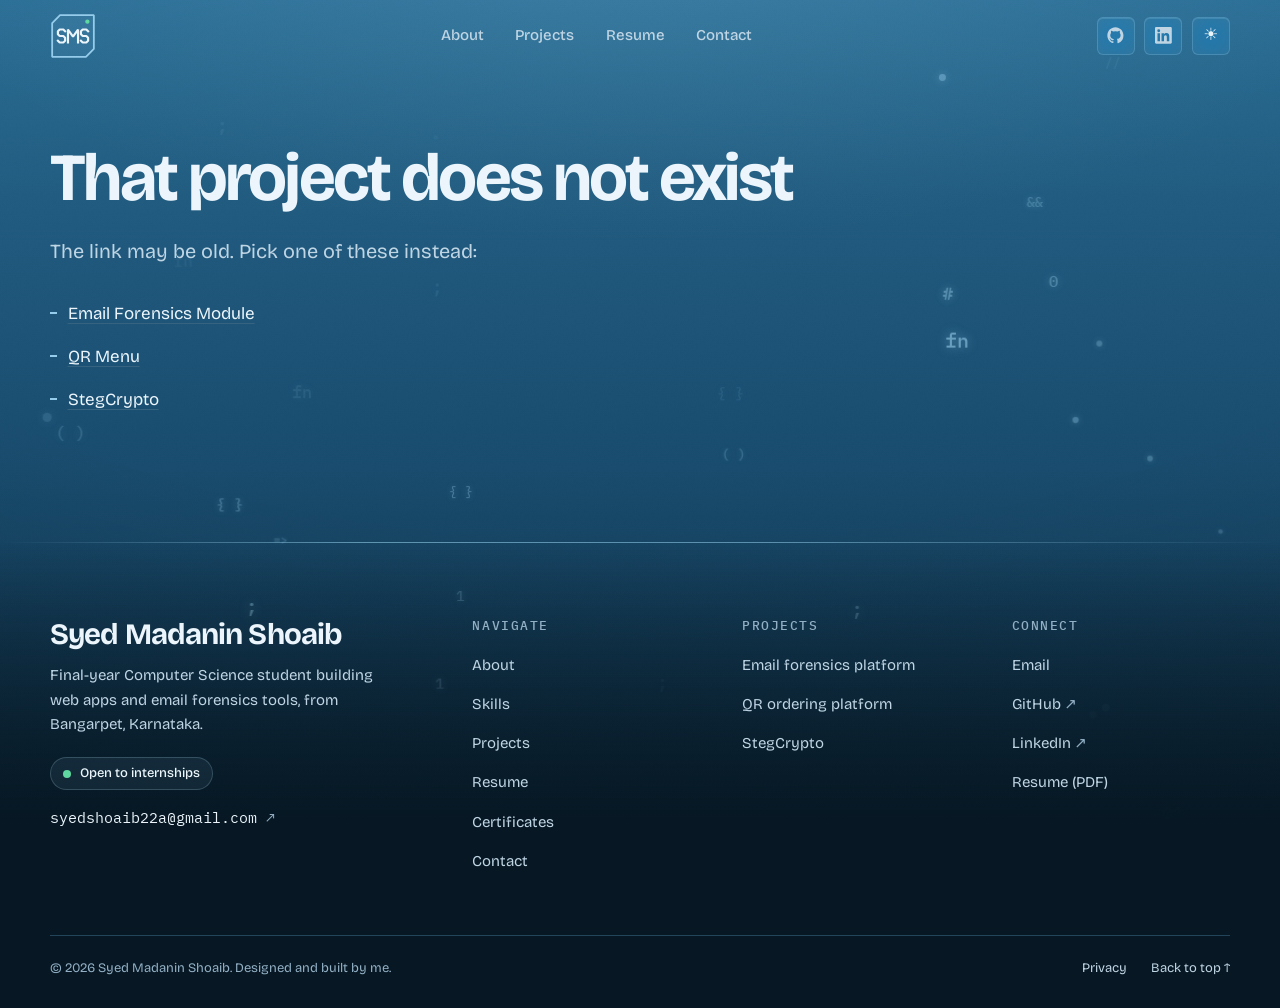
<file: pages/project.html>
<!DOCTYPE html>
<html lang="en">

<head>

    <meta charset="UTF-8">
    <meta name="viewport" content="width=device-width, initial-scale=1.0">

    <title>Project | Syed Madanin Shoaib</title>
    <meta name="description" content="Project case study by Syed Madanin Shoaib.">
    <meta name="author" content="Syed Madanin Shoaib">
    <meta name="robots" content="index, follow">
    <meta name="theme-color" content="#0A2233">
    <meta name="color-scheme" content="dark light">
    <link rel="canonical" href="https://your-domain.example/pages/project.html">

    <script src="../assets/js/theme-init.js"></script>

    <meta property="og:type" content="website">
    <meta property="og:title" content="Project | Syed Madanin Shoaib">
    <meta property="og:description" content="Project case study by Syed Madanin Shoaib.">
    <meta property="og:image" content="https://your-domain.example/assets/images/seo/og-image.png">

    <link rel="icon" href="../favicon.ico" sizes="any">
    <link rel="icon" href="../assets/icons/favicon.svg" type="image/svg+xml">
    <link rel="apple-touch-icon" href="../assets/icons/apple-touch-icon.png">
    <link rel="manifest" href="../manifest.webmanifest">

    <link rel="preconnect" href="https://fonts.googleapis.com">
    <link rel="preconnect" href="https://fonts.gstatic.com" crossorigin>
    <link href="https://fonts.googleapis.com/css2?family=Bricolage+Grotesque:opsz,wght@12..96,400..700&family=IBM+Plex+Mono:wght@400;500&display=swap" rel="stylesheet">

    <link rel="stylesheet" href="../assets/css/base/reset.css">
    <link rel="stylesheet" href="../assets/css/base/variables.css">
    <link rel="stylesheet" href="../assets/css/base/typography.css">
    <link rel="stylesheet" href="../assets/css/base/base.css">
    <link rel="stylesheet" href="../assets/css/layout/layout.css">
    <link rel="stylesheet" href="../assets/css/components/buttons.css">
    <link rel="stylesheet" href="../assets/css/components/navbar.css">
    <link rel="stylesheet" href="../assets/css/components/logo.css">
    <link rel="stylesheet" href="../assets/css/components/section-header.css">
    <link rel="stylesheet" href="../assets/css/components/cards.css">
    <link rel="stylesheet" href="../assets/css/components/projects.css">
    <link rel="stylesheet" href="../assets/css/components/footer.css">
    <link rel="stylesheet" href="../assets/css/animation/animation.css">
    <link rel="stylesheet" href="../assets/css/utilities/utilities.css">
    <link rel="stylesheet" href="../assets/css/responsive/responsive.css">
    <link rel="stylesheet" href="../assets/css/style.css">
    <link rel="stylesheet" href="../assets/css/components/glass.css">

</head>

<body>

    <div class="background-wrapper" aria-hidden="true">
        <div class="bg-water"></div>
        <canvas id="particles" class="bg-particles"></canvas>
        <div class="bg-grid"></div>
    </div>

    <a href="#main-content" class="skip-link">Skip to main content</a>

    <header class="header">
        <nav class="navbar" aria-label="Main navigation">
            <div class="container">
                <a href="../index.html" class="logo" aria-label="Syed Madanin Shoaib, home">
                    <svg class="logo-mark" viewBox="0 0 64 64" aria-hidden="true" focusable="false">
                        <path class="lm-frame" pathLength="1" d="M14 3H61V50L50 61H3V14Z"/>
                        <g class="lm-letters"><path pathLength="1" d="M21 25.5L18.5 23H13.5L11 25.5V29.5L13.5 32H18.5L21 34.5V38.5L18.5 41H13.5L11 38.5"/><path pathLength="1" d="M25 41V23L32 33L39 23V41"/><path pathLength="1" d="M53 25.5L50.5 23H45.5L43 25.5V29.5L45.5 32H50.5L53 34.5V38.5L50.5 41H45.5L43 38.5"/></g>
                        <circle class="lm-ring" cx="52" cy="12" r="3"/>
                        <circle class="lm-dot" cx="52" cy="12" r="3"/>
                    </svg>
                </a>

                <ul class="nav-links" id="nav-links">
                    <li><a href="../index.html#about">About</a></li>
                    <li><a href="../index.html#projects">Projects</a></li>
                    <li><a href="../pages/resume.html">Resume</a></li>
                    <li><a href="../index.html#contact">Contact</a></li>
                </ul>

                <div class="nav-actions">
                    <a href="https://github.com/syedshoaibb" target="_blank" rel="noopener" class="nav-social" aria-label="GitHub profile" title="GitHub">
                        <svg viewBox="0 0 24 24" aria-hidden="true" focusable="false"><path fill="currentColor" d="M12 .5C5.65.5.5 5.65.5 12c0 5.08 3.29 9.38 7.86 10.9.58.1.79-.25.79-.56v-2c-3.2.7-3.87-1.36-3.87-1.36-.52-1.33-1.28-1.69-1.28-1.69-1.05-.71.08-.7.08-.7 1.15.08 1.76 1.19 1.76 1.19 1.03 1.76 2.69 1.25 3.35.96.1-.75.4-1.25.73-1.54-2.55-.29-5.24-1.28-5.24-5.69 0-1.26.45-2.28 1.19-3.08-.12-.29-.52-1.46.11-3.05 0 0 .97-.31 3.17 1.18a11 11 0 0 1 5.78 0c2.2-1.49 3.17-1.18 3.17-1.18.63 1.59.23 2.76.11 3.05.74.8 1.19 1.82 1.19 3.08 0 4.42-2.69 5.39-5.25 5.68.41.36.78 1.06.78 2.14v3.17c0 .31.21.67.8.56A11.51 11.51 0 0 0 23.5 12C23.5 5.65 18.35.5 12 .5Z"/></svg>
                    </a>

                    <a href="https://www.linkedin.com/in/syed-madanin-shoaib-3a25b7331" target="_blank" rel="noopener" class="nav-social" aria-label="LinkedIn profile" title="LinkedIn">
                        <svg viewBox="0 0 24 24" aria-hidden="true" focusable="false"><path fill="currentColor" d="M20.45 20.45h-3.56v-5.57c0-1.33-.03-3.04-1.85-3.04-1.86 0-2.14 1.45-2.14 2.95v5.66H9.35V9h3.41v1.56h.05c.48-.9 1.64-1.85 3.37-1.85 3.6 0 4.27 2.37 4.27 5.46v6.28ZM5.34 7.43a2.06 2.06 0 1 1 0-4.12 2.06 2.06 0 0 1 0 4.12ZM7.12 20.45H3.56V9h3.56v11.45ZM22.22 0H1.77C.79 0 0 .77 0 1.73v20.54C0 23.23.79 24 1.77 24h20.45c.98 0 1.78-.77 1.78-1.73V1.73C24 .77 23.2 0 22.22 0Z"/></svg>
                    </a>
                    <button type="button" class="theme-toggle" aria-label="Switch to light theme" aria-pressed="false">☀</button>
                    <button type="button" class="menu-toggle" aria-label="Open menu" aria-expanded="false" aria-controls="nav-links">☰</button>
                </div>
            </div>
        </nav>
        <div class="scroll-progress" aria-hidden="true"></div>
    </header>

    <main id="main-content" tabindex="-1">

        <div id="project-detail">
            <noscript>
                <div class="container detail-hero">
                    <h1 class="detail-title">Project details need JavaScript</h1>
                    <p class="detail-summary">Turn JavaScript on, or go back to the <a class="link" href="../index.html#projects">projects list</a>.</p>
                </div>
            </noscript>
        </div>

    </main>

    <footer class="footer">
        <div class="container">

            <div class="footer-grid">

                <div class="footer-brand">
                    <p class="footer-name">Syed Madanin Shoaib</p>
                    <p class="footer-blurb">Final-year Computer Science student building web apps and email forensics tools, from Bangarpet, Karnataka.</p>
                    <p class="footer-status"><i aria-hidden="true"></i>Open to internships</p>
                    <a class="footer-mail" href="mailto:syedshoaib22a@gmail.com">syedshoaib22a@gmail.com <span aria-hidden="true">&nearr;</span></a>
                </div>

                <nav class="footer-col" aria-labelledby="ft-nav">
                    <h2 id="ft-nav">Navigate</h2>
                    <ul><li><a href="../index.html#about">About</a></li><li><a href="../index.html#skills">Skills</a></li><li><a href="../index.html#projects">Projects</a></li><li><a href="../index.html#resume">Resume</a></li><li><a href="../index.html#certificates">Certificates</a></li><li><a href="../index.html#contact">Contact</a></li></ul>
                </nav>

                <nav class="footer-col" aria-labelledby="ft-work">
                    <h2 id="ft-work">Projects</h2>
                    <ul><li><a href="project.html?id=email-forensics">Email forensics platform</a></li><li><a href="project.html?id=qr-menu">QR ordering platform</a></li><li><a href="project.html?id=stegcrypto">StegCrypto</a></li></ul>
                </nav>

                <nav class="footer-col" aria-labelledby="ft-connect">
                    <h2 id="ft-connect">Connect</h2>
                    <ul>
                        <li><a href="mailto:syedshoaib22a@gmail.com">Email</a></li>
                        <li><a href="https://github.com/syedshoaibb" target="_blank" rel="noopener">GitHub <span aria-hidden="true">&nearr;</span></a></li>
                        <li><a href="https://www.linkedin.com/in/syed-madanin-shoaib-3a25b7331" target="_blank" rel="noopener">LinkedIn <span aria-hidden="true">&nearr;</span></a></li>
                        <li><a href="../assets/resume/Syed_Madanin_Shoaib_Resume.pdf" download>Resume (PDF)</a></li>
                    </ul>
                </nav>

            </div>

            <div class="footer-bottom">
                <p>&copy; <span data-year>2026</span> Syed Madanin Shoaib. Designed and built by me.</p>
                <p class="footer-legal">
                    <a href="privacy.html">Privacy</a>
                    <a href="#" data-to-top>Back to top <span aria-hidden="true">&uarr;</span></a>
                </p>
            </div>

        </div>
    </footer>

    <script src="../assets/js/main.js" defer></script>
    <script src="../assets/data/portfolio-data.js" defer></script>
    <script src="../assets/js/navbar.js" defer></script>
    <script src="../assets/js/theme.js" defer></script>
    <script src="../assets/js/security.js" defer></script>
    <script src="../assets/js/animations.js" defer></script>
    <script src="../assets/js/project-detail.js" defer></script>

    <script src="../assets/js/water.js" defer></script>
    <script src="../assets/js/particles.js" defer></script>

</body>

</html>
</file>
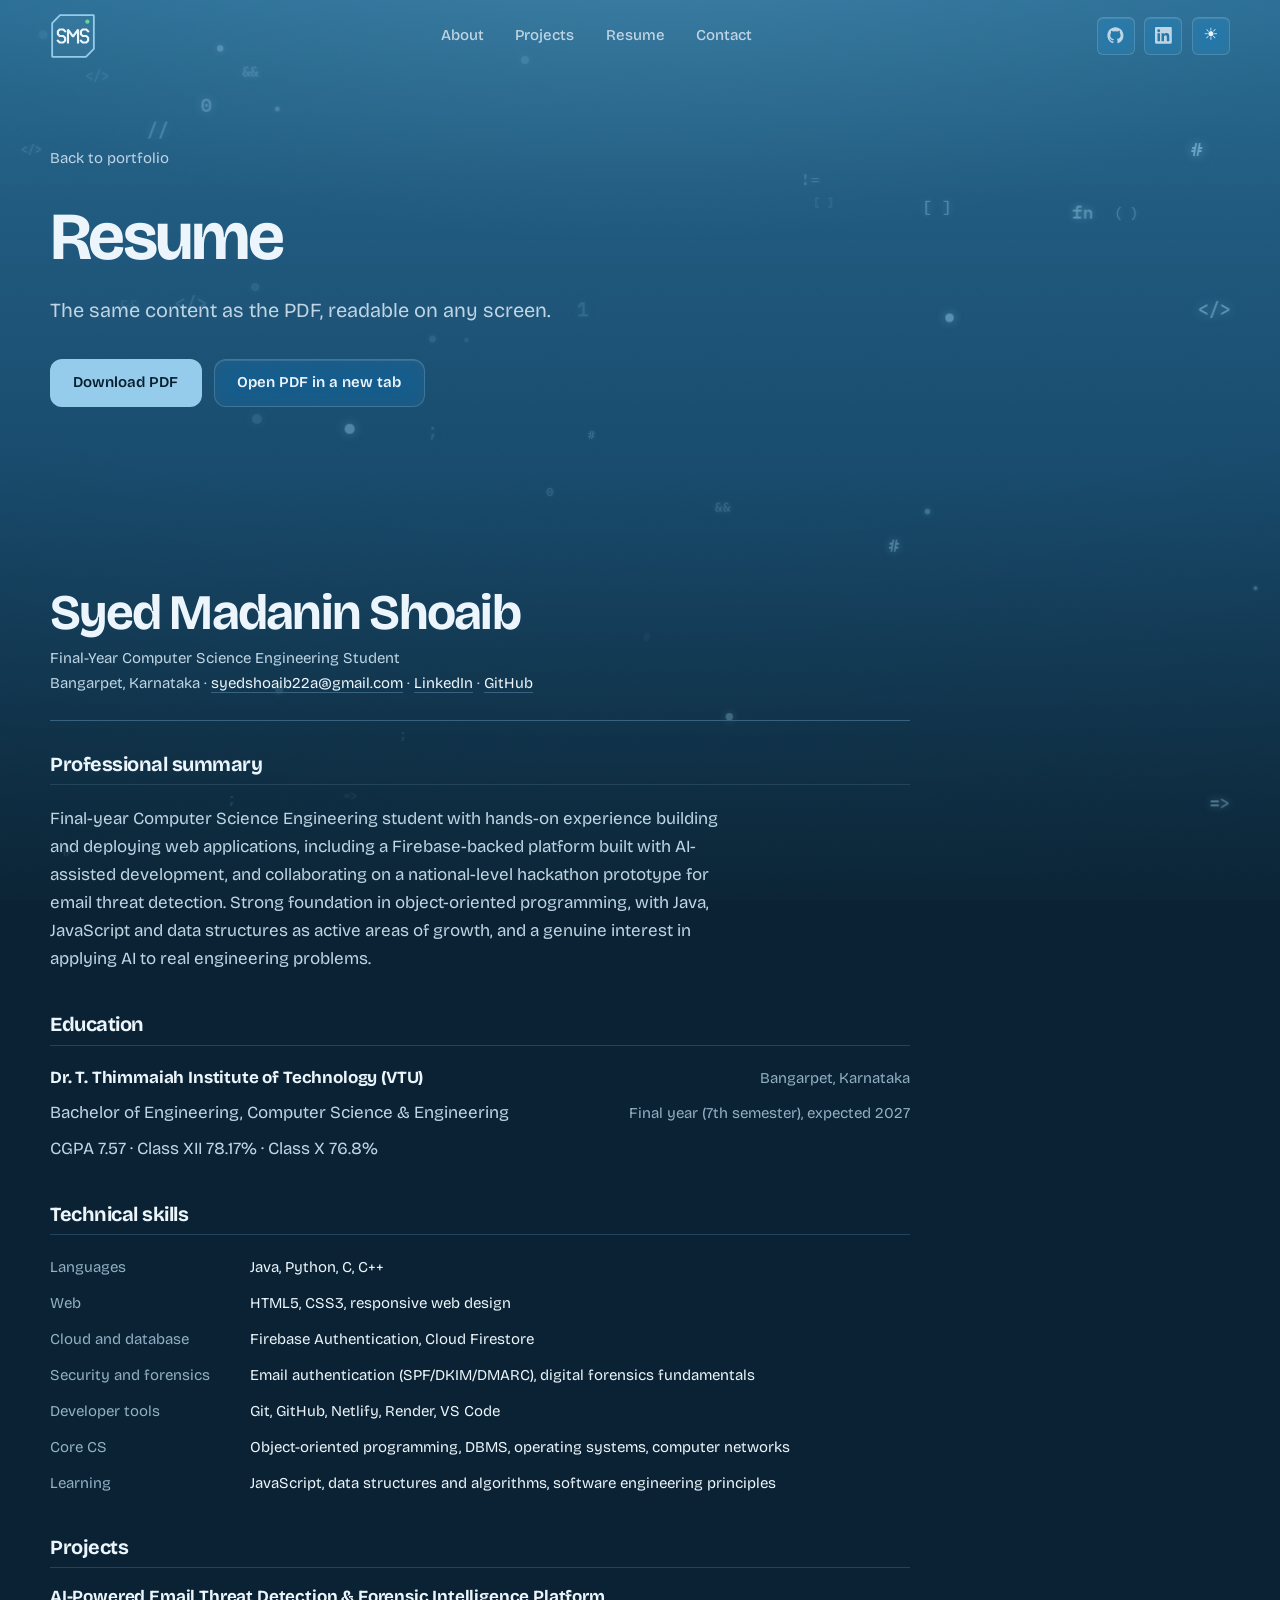
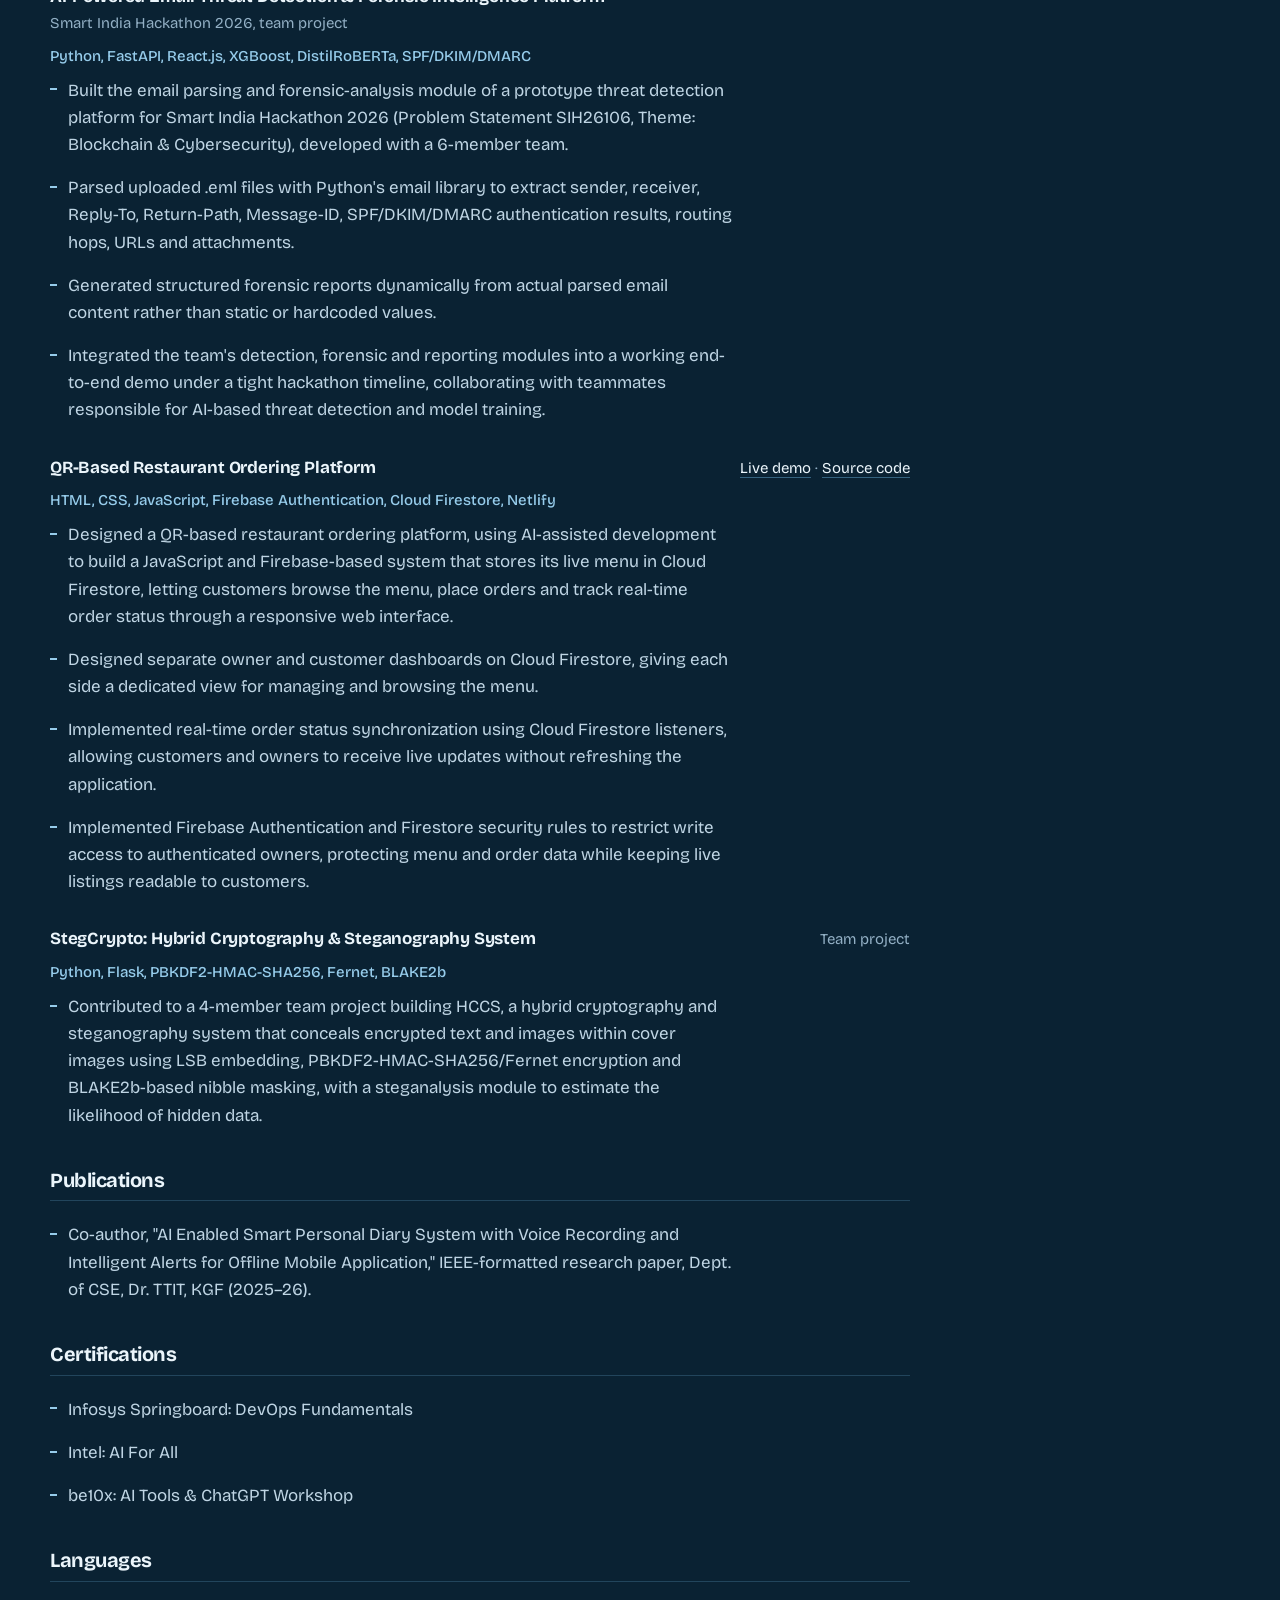
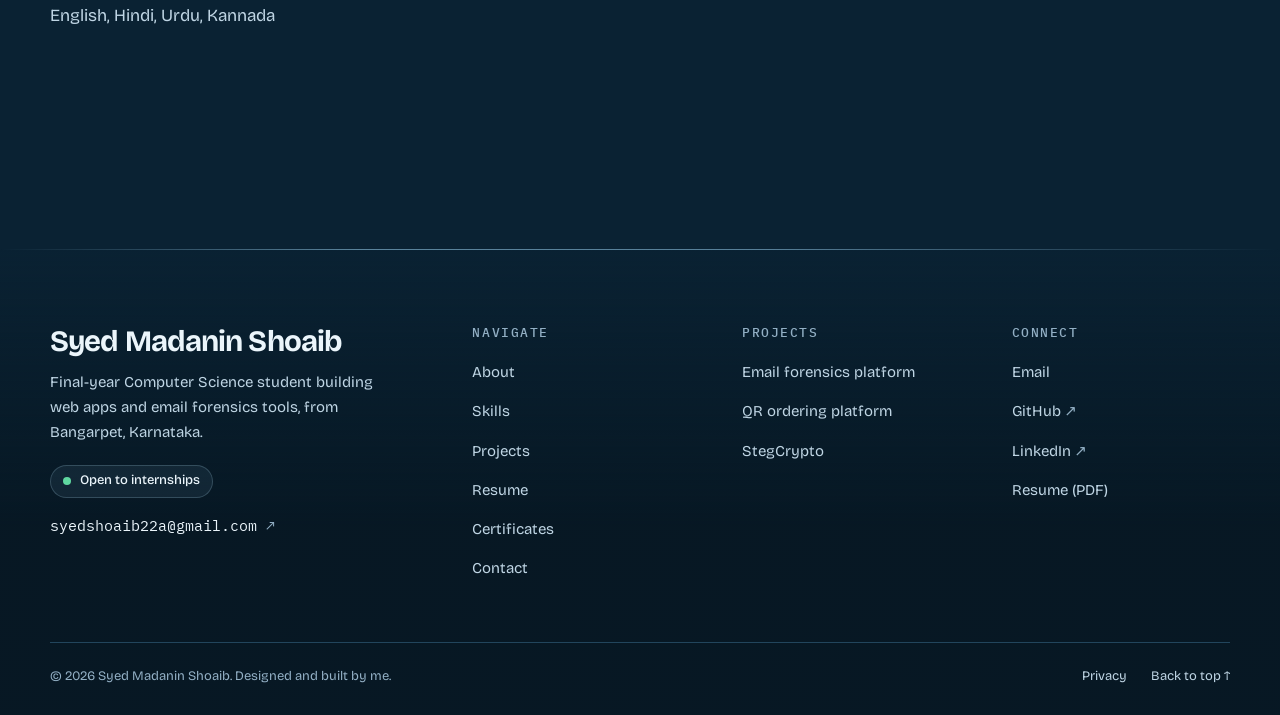
<file: pages/resume.html>
<!DOCTYPE html>
<html lang="en">

<head>

    <meta charset="UTF-8">
    <meta name="viewport" content="width=device-width, initial-scale=1.0">

    <title>Resume | Syed Madanin Shoaib</title>
    <meta name="description" content="Resume of Syed Madanin Shoaib, final-year Computer Science Engineering student: education, skills, projects, publications and certifications.">
    <meta name="author" content="Syed Madanin Shoaib">
    <meta name="robots" content="index, follow">
    <meta name="theme-color" content="#0A2233">
    <meta name="color-scheme" content="dark light">
    <link rel="canonical" href="https://your-domain.example/pages/resume.html">

    <script src="../assets/js/theme-init.js"></script>

    <meta property="og:type" content="website">
    <meta property="og:title" content="Resume | Syed Madanin Shoaib">
    <meta property="og:description" content="Resume of Syed Madanin Shoaib, final-year Computer Science Engineering student: education, skills, projects, publications and certifications.">
    <meta property="og:image" content="https://your-domain.example/assets/images/seo/og-image.png">

    <link rel="icon" href="../favicon.ico" sizes="any">
    <link rel="icon" href="../assets/icons/favicon.svg" type="image/svg+xml">
    <link rel="apple-touch-icon" href="../assets/icons/apple-touch-icon.png">
    <link rel="manifest" href="../manifest.webmanifest">

    <link rel="preconnect" href="https://fonts.googleapis.com">
    <link rel="preconnect" href="https://fonts.gstatic.com" crossorigin>
    <link href="https://fonts.googleapis.com/css2?family=Bricolage+Grotesque:opsz,wght@12..96,400..700&family=IBM+Plex+Mono:wght@400;500&display=swap" rel="stylesheet">

    <link rel="stylesheet" href="../assets/css/base/reset.css">
    <link rel="stylesheet" href="../assets/css/base/variables.css">
    <link rel="stylesheet" href="../assets/css/base/typography.css">
    <link rel="stylesheet" href="../assets/css/base/base.css">
    <link rel="stylesheet" href="../assets/css/layout/layout.css">
    <link rel="stylesheet" href="../assets/css/components/buttons.css">
    <link rel="stylesheet" href="../assets/css/components/navbar.css">
    <link rel="stylesheet" href="../assets/css/components/logo.css">
    <link rel="stylesheet" href="../assets/css/components/section-header.css">
    <link rel="stylesheet" href="../assets/css/components/cards.css">
    <link rel="stylesheet" href="../assets/css/components/projects.css">
    <link rel="stylesheet" href="../assets/css/components/footer.css">
    <link rel="stylesheet" href="../assets/css/animation/animation.css">
    <link rel="stylesheet" href="../assets/css/utilities/utilities.css">
    <link rel="stylesheet" href="../assets/css/responsive/responsive.css">
    <link rel="stylesheet" href="../assets/css/style.css">
    <link rel="stylesheet" href="../assets/css/components/glass.css">

</head>

<body>

    <div class="background-wrapper" aria-hidden="true">
        <div class="bg-water"></div>
        <canvas id="particles" class="bg-particles"></canvas>
        <div class="bg-grid"></div>
    </div>

    <a href="#main-content" class="skip-link">Skip to main content</a>

    <header class="header">
        <nav class="navbar" aria-label="Main navigation">
            <div class="container">
                <a href="../index.html" class="logo" aria-label="Syed Madanin Shoaib, home">
                    <svg class="logo-mark" viewBox="0 0 64 64" aria-hidden="true" focusable="false">
                        <path class="lm-frame" pathLength="1" d="M14 3H61V50L50 61H3V14Z"/>
                        <g class="lm-letters"><path pathLength="1" d="M21 25.5L18.5 23H13.5L11 25.5V29.5L13.5 32H18.5L21 34.5V38.5L18.5 41H13.5L11 38.5"/><path pathLength="1" d="M25 41V23L32 33L39 23V41"/><path pathLength="1" d="M53 25.5L50.5 23H45.5L43 25.5V29.5L45.5 32H50.5L53 34.5V38.5L50.5 41H45.5L43 38.5"/></g>
                        <circle class="lm-ring" cx="52" cy="12" r="3"/>
                        <circle class="lm-dot" cx="52" cy="12" r="3"/>
                    </svg>
                </a>

                <ul class="nav-links" id="nav-links">
                    <li><a href="../index.html#about">About</a></li>
                    <li><a href="../index.html#projects">Projects</a></li>
                    <li><a href="../pages/resume.html">Resume</a></li>
                    <li><a href="../index.html#contact">Contact</a></li>
                </ul>

                <div class="nav-actions">
                    <a href="https://github.com/syedshoaibb" target="_blank" rel="noopener" class="nav-social" aria-label="GitHub profile" title="GitHub">
                        <svg viewBox="0 0 24 24" aria-hidden="true" focusable="false"><path fill="currentColor" d="M12 .5C5.65.5.5 5.65.5 12c0 5.08 3.29 9.38 7.86 10.9.58.1.79-.25.79-.56v-2c-3.2.7-3.87-1.36-3.87-1.36-.52-1.33-1.28-1.69-1.28-1.69-1.05-.71.08-.7.08-.7 1.15.08 1.76 1.19 1.76 1.19 1.03 1.76 2.69 1.25 3.35.96.1-.75.4-1.25.73-1.54-2.55-.29-5.24-1.28-5.24-5.69 0-1.26.45-2.28 1.19-3.08-.12-.29-.52-1.46.11-3.05 0 0 .97-.31 3.17 1.18a11 11 0 0 1 5.78 0c2.2-1.49 3.17-1.18 3.17-1.18.63 1.59.23 2.76.11 3.05.74.8 1.19 1.82 1.19 3.08 0 4.42-2.69 5.39-5.25 5.68.41.36.78 1.06.78 2.14v3.17c0 .31.21.67.8.56A11.51 11.51 0 0 0 23.5 12C23.5 5.65 18.35.5 12 .5Z"/></svg>
                    </a>

                    <a href="https://www.linkedin.com/in/syed-madanin-shoaib-3a25b7331" target="_blank" rel="noopener" class="nav-social" aria-label="LinkedIn profile" title="LinkedIn">
                        <svg viewBox="0 0 24 24" aria-hidden="true" focusable="false"><path fill="currentColor" d="M20.45 20.45h-3.56v-5.57c0-1.33-.03-3.04-1.85-3.04-1.86 0-2.14 1.45-2.14 2.95v5.66H9.35V9h3.41v1.56h.05c.48-.9 1.64-1.85 3.37-1.85 3.6 0 4.27 2.37 4.27 5.46v6.28ZM5.34 7.43a2.06 2.06 0 1 1 0-4.12 2.06 2.06 0 0 1 0 4.12ZM7.12 20.45H3.56V9h3.56v11.45ZM22.22 0H1.77C.79 0 0 .77 0 1.73v20.54C0 23.23.79 24 1.77 24h20.45c.98 0 1.78-.77 1.78-1.73V1.73C24 .77 23.2 0 22.22 0Z"/></svg>
                    </a>
                    <button type="button" class="theme-toggle" aria-label="Switch to light theme" aria-pressed="false">☀</button>
                    <button type="button" class="menu-toggle" aria-label="Open menu" aria-expanded="false" aria-controls="nav-links">☰</button>
                </div>
            </div>
        </nav>
        <div class="scroll-progress" aria-hidden="true"></div>
    </header>

    <main id="main-content" tabindex="-1">

        <section class="detail-hero">
            <div class="container">
                <a class="detail-back" href="../index.html">Back to portfolio</a>
                <h1 class="detail-title">Resume</h1>
                <p class="detail-summary">The same content as the PDF, readable on any screen.</p>
                <div class="btn-row no-print">
                    <a class="btn btn-primary" href="../assets/resume/Syed_Madanin_Shoaib_Resume.pdf" download>Download PDF</a>
                    <a class="btn btn-secondary" href="../assets/resume/Syed_Madanin_Shoaib_Resume.pdf" target="_blank" rel="noopener">Open PDF in a new tab</a>
                </div>
            </div>
        </section>

        <section class="section">
            <div class="container">
                <article class="resume-doc">

                    <header class="resume-head">
                        <h2>Syed Madanin Shoaib</h2>
                        <p>Final-Year Computer Science Engineering Student</p>
                        <p>Bangarpet, Karnataka &middot;
                            <a class="link" href="mailto:syedshoaib22a@gmail.com">syedshoaib22a@gmail.com</a> &middot;
                            <a class="link" href="https://www.linkedin.com/in/syed-madanin-shoaib-3a25b7331" target="_blank" rel="noopener">LinkedIn</a> &middot;
                            <a class="link" href="https://github.com/syedshoaibb" target="_blank" rel="noopener">GitHub</a>
                        </p>
                    </header>

                    <section class="r-section">
                        <h3>Professional summary</h3>
                        <p>Final-year Computer Science Engineering student with hands-on experience building and deploying web applications, including a Firebase-backed platform built with AI-assisted development, and collaborating on a national-level hackathon prototype for email threat detection. Strong foundation in object-oriented programming, with Java, JavaScript and data structures as active areas of growth, and a genuine interest in applying AI to real engineering problems.</p>
                    </section>

                    <section class="r-section">
                        <h3>Education</h3>
                        <div class="r-item">
                            <div class="r-top"><h4>Dr. T. Thimmaiah Institute of Technology (VTU)</h4><span>Bangarpet, Karnataka</span></div>
                            <div class="r-top"><p>Bachelor of Engineering, Computer Science &amp; Engineering</p><span>Final year (7th semester), expected 2027</span></div>
                            <p>CGPA 7.57 &middot; Class XII 78.17% &middot; Class X 76.8%</p>
                        </div>
                    </section>

                    <section class="r-section">
                        <h3>Technical skills</h3>
                        <dl class="r-skills">
                            <div><dt>Languages</dt><dd>Java, Python, C, C++</dd></div>
                            <div><dt>Web</dt><dd>HTML5, CSS3, responsive web design</dd></div>
                            <div><dt>Cloud and database</dt><dd>Firebase Authentication, Cloud Firestore</dd></div>
                            <div><dt>Security and forensics</dt><dd>Email authentication (SPF/DKIM/DMARC), digital forensics fundamentals</dd></div>
                            <div><dt>Developer tools</dt><dd>Git, GitHub, Netlify, Render, VS Code</dd></div>
                            <div><dt>Core CS</dt><dd>Object-oriented programming, DBMS, operating systems, computer networks</dd></div>
                            <div><dt>Learning</dt><dd>JavaScript, data structures and algorithms, software engineering principles</dd></div>
                        </dl>
                    </section>

                    <section class="r-section">
                        <h3>Projects</h3>

                        <div class="r-item">
                            <div class="r-top"><h4>AI-Powered Email Threat Detection &amp; Forensic Intelligence Platform</h4><span>Smart India Hackathon 2026, team project</span></div>
                            <p class="r-stack">Python, FastAPI, React.js, XGBoost, DistilRoBERTa, SPF/DKIM/DMARC</p>
                            <ul class="detail-list">
                                <li>Built the email parsing and forensic-analysis module of a prototype threat detection platform for Smart India Hackathon 2026 (Problem Statement SIH26106, Theme: Blockchain &amp; Cybersecurity), developed with a 6-member team.</li>
                                <li>Parsed uploaded .eml files with Python's email library to extract sender, receiver, Reply-To, Return-Path, Message-ID, SPF/DKIM/DMARC authentication results, routing hops, URLs and attachments.</li>
                                <li>Generated structured forensic reports dynamically from actual parsed email content rather than static or hardcoded values.</li>
                                <li>Integrated the team's detection, forensic and reporting modules into a working end-to-end demo under a tight hackathon timeline, collaborating with teammates responsible for AI-based threat detection and model training.</li>
                            </ul>
                        </div>

                        <div class="r-item">
                            <div class="r-top"><h4>QR-Based Restaurant Ordering Platform</h4><span><a class="link" href="https://digitalmenuss.netlify.app/" target="_blank" rel="noopener">Live demo</a> &middot; <a class="link" href="https://github.com/syedshoaibb/QR-Menu" target="_blank" rel="noopener">Source code</a></span></div>
                            <p class="r-stack">HTML, CSS, JavaScript, Firebase Authentication, Cloud Firestore, Netlify</p>
                            <ul class="detail-list">
                                <li>Designed a QR-based restaurant ordering platform, using AI-assisted development to build a JavaScript and Firebase-based system that stores its live menu in Cloud Firestore, letting customers browse the menu, place orders and track real-time order status through a responsive web interface.</li>
                                <li>Designed separate owner and customer dashboards on Cloud Firestore, giving each side a dedicated view for managing and browsing the menu.</li>
                                <li>Implemented real-time order status synchronization using Cloud Firestore listeners, allowing customers and owners to receive live updates without refreshing the application.</li>
                                <li>Implemented Firebase Authentication and Firestore security rules to restrict write access to authenticated owners, protecting menu and order data while keeping live listings readable to customers.</li>
                            </ul>
                        </div>

                        <div class="r-item">
                            <div class="r-top"><h4>StegCrypto: Hybrid Cryptography &amp; Steganography System</h4><span>Team project</span></div>
                            <p class="r-stack">Python, Flask, PBKDF2-HMAC-SHA256, Fernet, BLAKE2b</p>
                            <ul class="detail-list">
                                <li>Contributed to a 4-member team project building HCCS, a hybrid cryptography and steganography system that conceals encrypted text and images within cover images using LSB embedding, PBKDF2-HMAC-SHA256/Fernet encryption and BLAKE2b-based nibble masking, with a steganalysis module to estimate the likelihood of hidden data.</li>
                            </ul>
                        </div>
                    </section>

                    <section class="r-section">
                        <h3>Publications</h3>
                        <ul class="detail-list">
                            <li>Co-author, "AI Enabled Smart Personal Diary System with Voice Recording and Intelligent Alerts for Offline Mobile Application," IEEE-formatted research paper, Dept. of CSE, Dr. TTIT, KGF (2025–26).</li>
                        </ul>
                    </section>

                    <section class="r-section">
                        <h3>Certifications</h3>
                        <ul class="detail-list">
                            <li>Infosys Springboard: DevOps Fundamentals</li>
                            <li>Intel: AI For All</li>
                            <li>be10x: AI Tools &amp; ChatGPT Workshop</li>
                        </ul>
                    </section>

                    <section class="r-section">
                        <h3>Languages</h3>
                        <p>English, Hindi, Urdu, Kannada</p>
                    </section>

                </article>
            </div>
        </section>

    </main>

    <footer class="footer">
        <div class="container">

            <div class="footer-grid">

                <div class="footer-brand">
                    <p class="footer-name">Syed Madanin Shoaib</p>
                    <p class="footer-blurb">Final-year Computer Science student building web apps and email forensics tools, from Bangarpet, Karnataka.</p>
                    <p class="footer-status"><i aria-hidden="true"></i>Open to internships</p>
                    <a class="footer-mail" href="mailto:syedshoaib22a@gmail.com">syedshoaib22a@gmail.com <span aria-hidden="true">&nearr;</span></a>
                </div>

                <nav class="footer-col" aria-labelledby="ft-nav">
                    <h2 id="ft-nav">Navigate</h2>
                    <ul><li><a href="../index.html#about">About</a></li><li><a href="../index.html#skills">Skills</a></li><li><a href="../index.html#projects">Projects</a></li><li><a href="../index.html#resume">Resume</a></li><li><a href="../index.html#certificates">Certificates</a></li><li><a href="../index.html#contact">Contact</a></li></ul>
                </nav>

                <nav class="footer-col" aria-labelledby="ft-work">
                    <h2 id="ft-work">Projects</h2>
                    <ul><li><a href="project.html?id=email-forensics">Email forensics platform</a></li><li><a href="project.html?id=qr-menu">QR ordering platform</a></li><li><a href="project.html?id=stegcrypto">StegCrypto</a></li></ul>
                </nav>

                <nav class="footer-col" aria-labelledby="ft-connect">
                    <h2 id="ft-connect">Connect</h2>
                    <ul>
                        <li><a href="mailto:syedshoaib22a@gmail.com">Email</a></li>
                        <li><a href="https://github.com/syedshoaibb" target="_blank" rel="noopener">GitHub <span aria-hidden="true">&nearr;</span></a></li>
                        <li><a href="https://www.linkedin.com/in/syed-madanin-shoaib-3a25b7331" target="_blank" rel="noopener">LinkedIn <span aria-hidden="true">&nearr;</span></a></li>
                        <li><a href="../assets/resume/Syed_Madanin_Shoaib_Resume.pdf" download>Resume (PDF)</a></li>
                    </ul>
                </nav>

            </div>

            <div class="footer-bottom">
                <p>&copy; <span data-year>2026</span> Syed Madanin Shoaib. Designed and built by me.</p>
                <p class="footer-legal">
                    <a href="privacy.html">Privacy</a>
                    <a href="#" data-to-top>Back to top <span aria-hidden="true">&uarr;</span></a>
                </p>
            </div>

        </div>
    </footer>

    <script src="../assets/js/main.js" defer></script>
    <script src="../assets/js/navbar.js" defer></script>
    <script src="../assets/js/theme.js" defer></script>
    <script src="../assets/js/security.js" defer></script>
    <script src="../assets/js/animations.js" defer></script>

    <script src="../assets/js/water.js" defer></script>
    <script src="../assets/js/particles.js" defer></script>

</body>

</html>
</file>
<file: assets/css/base/variables.css>
/*==========================================================
    VARIABLES.CSS
    One token set. Every other file uses ONLY these names.
==========================================================*/

:root{

    color-scheme:dark;

    /* Colour: deep water, with a muted sky blue for light */
    --bg:#0A2233;
    --surface:#11293C;
    --surface-2:#163448;
    --line:#22455C;
    --line-strong:#356380;

    --text:#EBF5FB;
    --text-2:#BFD5E4;
    --muted:#92AFC4;

    --accent:#96CCEB;
    --accent-strong:#BFE3F6;
    --on-accent:#06202F;

    /* The pointer light and ripples */
    --glow:#9CD4F2;
    --glow-2:#70DCD0;
    --particle:#9CD4F2;

    --pass:#5FD7A0;
    --flag:#F2705F;

    /* Type */
    --font:"Bricolage Grotesque",system-ui,-apple-system,"Segoe UI",Roboto,sans-serif;
    --font-mono:"IBM Plex Mono",ui-monospace,SFMono-Regular,Menlo,Consolas,monospace;

    --fs-xs:.8125rem;
    --fs-sm:.9375rem;
    --fs-base:1.0625rem;
    --fs-lg:1.25rem;
    --fs-xl:1.625rem;
    --fs-2xl:clamp(2rem,4.2vw,3.1rem);
    --fs-display:clamp(2.9rem,7.2vw,5.9rem);

    --fw-400:400;
    --fw-500:500;
    --fw-600:600;
    --fw-700:700;

    /* Shape */
    --radius-sm:6px;
    --radius:12px;
    --radius-lg:18px;

    /* Layout */
    --container:1180px;
    --nav-h:72px;

    /* Motion */
    --fast:.16s ease;
    --normal:.3s ease;

    --shadow:0 24px 60px -30px rgba(2,16,28,.55);

    /* Glass and water */
    --glass-bg:rgba(150,205,240,.08);
    --glass-bg-strong:rgba(14,40,58,.62);
    --glass-border:rgba(185,228,250,.20);
    --glass-hi:rgba(200,236,252,.14);
    --sheen:rgba(255,255,255,.04);
    /* The water: light enters from the top and fades into depth. */
    --water-top:#2B6E96;
    --water-mid:#184B6D;
    --water-deep:#0C2739;
    --water-abyss:#071B2A;

    /* The name: light at the top of each letter, settling into the water below. */
    --name-a:#FFFFFF;
    --name-b:#9CD0EE;
    --name-sheen:rgba(255,255,255,.85);
}

html[data-theme="light"]{

    color-scheme:light;

    --bg:#EDF5FA;
    --surface:#FAFDFF;
    --surface-2:#E1EDF5;
    --line:#CFE0EB;
    --line-strong:#A3BFD1;

    --text:#0D1A25;
    --text-2:#324858;
    --muted:#587184;

    --accent:#1D6A94;
    --accent-strong:#12506F;
    --on-accent:#FFFFFF;

    --glow:#3C93C4;
    --glow-2:#1B9C93;
    --particle:#2F86C8;

    --pass:#12795A;
    --flag:#C23B2B;

    --shadow:0 24px 60px -30px rgba(13,40,60,.30);

    --glass-bg:rgba(255,255,255,.50);
    --glass-bg-strong:rgba(255,255,255,.78);
    --glass-border:rgba(255,255,255,.85);
    --glass-hi:rgba(255,255,255,.90);
    --sheen:rgba(255,255,255,.35);
    --water-top:#CFE6F5;
    --water-mid:#E4F0F8;
    --water-deep:#EEF6FB;
    --water-abyss:#DCEAF4;

    --name-a:#0A2C44;
    --name-b:#2478A6;
    --name-sheen:rgba(255,255,255,.9);
}
</file>
<file: assets/css/base/typography.css>
/*==========================================================
    TYPOGRAPHY.CSS
==========================================================*/

h1,
h2,
h3,
h4{
    color:var(--text);
    font-weight:var(--fw-700);
    line-height:1.1;
    letter-spacing:-.03em;
}

h1{
    font-size:var(--fs-display);
    line-height:.98;
    letter-spacing:-.045em;
}

h2{
    font-size:var(--fs-2xl);
    letter-spacing:-.035em;
}

h3{
    font-size:var(--fs-xl);
    letter-spacing:-.025em;
}

h4{
    font-size:var(--fs-lg);
    letter-spacing:-.015em;
}

p{
    color:var(--text-2);
    line-height:1.65;
    max-width:62ch;
}

strong{
    color:var(--text);
    font-weight:var(--fw-600);
}

small{
    font-size:var(--fs-xs);
}

code,
.mono{
    font-family:var(--font-mono);
    font-size:.92em;
}

.lede{
    font-size:var(--fs-lg);
    line-height:1.55;
    color:var(--text-2);
    max-width:54ch;
}

.link{
    color:var(--text);
    text-decoration:underline;
    text-decoration-color:var(--line-strong);
    text-underline-offset:.25em;
    text-decoration-thickness:1px;
    transition:color var(--fast),text-decoration-color var(--fast);
}

.link:hover{
    color:var(--accent);
    text-decoration-color:var(--accent);
}
</file>
<file: assets/css/base/base.css>
/*==========================================================
    BASE.CSS
==========================================================*/

html{
    scroll-behavior:smooth;
    scroll-padding-top:calc(var(--nav-h) + 1rem);
}

body{
    font-family:var(--font);
    font-size:var(--fs-base);
    font-weight:var(--fw-400);
    line-height:1.65;
    background:var(--bg);
    color:var(--text);
    overflow-x:hidden;
    transition:background var(--normal),color var(--normal);
}

::selection{
    background:var(--accent);
    color:var(--on-accent);
}

:focus-visible{
    outline:2px solid var(--accent);
    outline-offset:3px;
    border-radius:4px;
}

::-webkit-scrollbar{
    width:10px;
}

::-webkit-scrollbar-track{
    background:var(--bg);
}

::-webkit-scrollbar-thumb{
    background:var(--line-strong);
    border-radius:999px;
}

::-webkit-scrollbar-thumb:hover{
    background:var(--accent);
}

.skip-link{
    position:absolute;
    left:-9999px;
    top:.75rem;
    padding:.75rem 1.1rem;
    border-radius:var(--radius-sm);
    background:var(--accent);
    color:var(--on-accent);
    font-weight:var(--fw-600);
    z-index:10000;
}

.skip-link:focus{
    left:.75rem;
}

main:focus{
    outline:none;
}

@media (prefers-reduced-motion:reduce){

    html{
        scroll-behavior:auto;
    }

    *,
    *::before,
    *::after{
        animation-duration:.001ms !important;
        animation-delay:0s !important;
        animation-iteration-count:1 !important;
        transition-duration:.001ms !important;
    }

}
</file>
<file: assets/css/layout/layout.css>
/*==========================================================
    LAYOUT.CSS
==========================================================*/

main{
    position:relative;
    z-index:1;
}

.container{
    width:min(100% - 2.5rem,var(--container));
    margin-inline:auto;
}

/* Section rhythm: one rule, one place. */

.section{
    position:relative;
    padding-block:clamp(4.5rem,9vw,7.5rem);
}

.section + .section{
    border-top:1px solid var(--line);
}

/* Two-column split used by About, Skills and the case-study pages. */

.split{
    display:grid;
    grid-template-columns:minmax(0,5fr) minmax(0,7fr);
    gap:clamp(2rem,6vw,5.5rem);
    align-items:start;
}

/* Empty / error states */

.empty-state,
.error-state{
    padding:2.5rem 0;
    display:grid;
    gap:.5rem;
    border-top:1px solid var(--line);
    border-bottom:1px solid var(--line);
}

.error-state h3{
    color:var(--flag);
}

/* Quiet blueprint grid behind everything */

.background-wrapper{
    position:fixed;
    inset:0;
    z-index:-1;
    pointer-events:none;
    overflow:hidden;
}

.bg-grid{
    position:absolute;
    inset:0;
    background-image:
        linear-gradient(var(--line) 1px,transparent 1px),
        linear-gradient(90deg,var(--line) 1px,transparent 1px);
    background-size:64px 64px;
    opacity:.28;
    -webkit-mask-image:linear-gradient(to bottom,#000 0,transparent 70%);
            mask-image:linear-gradient(to bottom,#000 0,transparent 70%);
}
</file>
<file: assets/css/components/buttons.css>
/*==========================================================
    BUTTONS.CSS
==========================================================*/

.btn{
    display:inline-flex;
    align-items:center;
    justify-content:center;
    gap:.6rem;
    min-height:48px;
    padding:0 1.4rem;
    border:1px solid transparent;
    border-radius:var(--radius);
    font-family:var(--font);
    font-size:var(--fs-sm);
    font-weight:var(--fw-600);
    line-height:1;
    white-space:nowrap;
    user-select:none;
    transition:
        background var(--fast),
        color var(--fast),
        border-color var(--fast),
        transform var(--fast);
}

.btn:active{
    transform:scale(.98);
}

.btn-primary{
    background:var(--accent);
    color:var(--on-accent);
}

.btn-primary:hover{
    background:var(--accent-strong);
    color:var(--on-accent);
}

.btn-secondary{
    border-color:var(--line-strong);
    color:var(--text);
}

.btn-secondary:hover{
    border-color:var(--accent);
    color:var(--accent);
}

.btn-sm{
    min-height:38px;
    padding:0 1rem;
    font-size:var(--fs-xs);
}

.btn[disabled],
.btn[aria-disabled="true"]{
    opacity:.45;
    cursor:not-allowed;
    pointer-events:none;
}

.btn-row{
    display:flex;
    flex-wrap:wrap;
    gap:.75rem;
}
</file>
<file: assets/css/components/navbar.css>
/*==========================================================
    NAVBAR.CSS
==========================================================*/

.header{
    position:fixed;
    inset:0 0 auto 0;
    z-index:1000;
    height:var(--nav-h);
    border-bottom:1px solid transparent;
    transition:background var(--normal),border-color var(--normal),backdrop-filter var(--normal);
}

.header.scrolled,
.header.menu-open{
    background:color-mix(in srgb,var(--bg) 86%,transparent);
    border-bottom-color:var(--line);
    -webkit-backdrop-filter:blur(14px);
            backdrop-filter:blur(14px);
}

.navbar,
.navbar > .container{
    height:100%;
}

.navbar > .container{
    display:flex;
    align-items:center;
    justify-content:space-between;
    gap:1.5rem;
}

.nav-links{
    display:flex;
    align-items:center;
    gap:.25rem;
}

.nav-links a{
    position:relative;
    display:block;
    padding:.55rem .85rem;
    border-radius:var(--radius-sm);
    font-size:var(--fs-sm);
    font-weight:var(--fw-500);
    color:var(--text-2);
    transition:color var(--fast);
}

.nav-links a:hover{
    color:var(--text);
}

.nav-links a.active{
    color:var(--text);
}

.nav-links a.active::after{
    content:"";
    position:absolute;
    left:.85rem;
    right:.85rem;
    bottom:.2rem;
    height:2px;
    border-radius:2px;
    background:var(--accent);
}

.nav-actions{
    display:flex;
    align-items:center;
    gap:.6rem;
}

.btn-nav{
    display:inline-flex;
    align-items:center;
    height:38px;
    padding:0 1rem;
    border:1px solid var(--line-strong);
    border-radius:var(--radius-sm);
    font-size:var(--fs-xs);
    font-weight:var(--fw-600);
    transition:border-color var(--fast),color var(--fast);
}

.btn-nav:hover{
    border-color:var(--accent);
    color:var(--accent);
}

.nav-social{
    display:inline-grid;
    place-items:center;
    width:38px;
    height:38px;
    border:1px solid var(--line-strong);
    border-radius:var(--radius-sm);
    color:var(--text-2);
    transition:border-color var(--fast),color var(--fast);
}

.nav-social svg{
    width:1.05rem;
    height:1.05rem;
}

.nav-social:hover{
    border-color:var(--accent);
    color:var(--accent);
}

.theme-toggle,
.menu-toggle{
    display:inline-grid;
    place-items:center;
    width:38px;
    height:38px;
    border:1px solid var(--line-strong);
    border-radius:var(--radius-sm);
    color:var(--text);
    font-size:1.05rem;
    line-height:1;
    transition:border-color var(--fast),color var(--fast);
}

.theme-toggle:hover,
.menu-toggle:hover{
    border-color:var(--accent);
    color:var(--accent);
}

.menu-toggle{
    display:none;
}

.scroll-progress{
    position:absolute;
    left:0;
    bottom:-1px;
    height:2px;
    width:100%;
    background:var(--accent);
    transform-origin:left;
    transform:scaleX(0);
    pointer-events:none;
}
</file>
<file: assets/css/components/logo.css>
/*==========================================================
    LOGO.CSS
    The SMS mark: a chamfered badge, squared-off letters drawn
    as one stroke, and a green "pass" dot, the same signal the
    hero uses in its Authentication-Results lines.

    Colours come from the theme tokens, so the mark follows the
    light and dark themes. Motion only answers an action
    (hover or keyboard focus) or plays once on the loading screen.
==========================================================*/

.logo{
    display:inline-block;
    flex:none;
    width:46px;
    height:46px;
    border-radius:var(--radius-sm);
    line-height:0;
    transition:filter var(--normal);
}

.logo-mark{
    display:block;
    width:100%;
    height:100%;
    overflow:visible;
}

.lm-frame{
    fill:var(--accent);
    fill-opacity:.08;
    stroke:var(--accent);
    stroke-width:2.5;
    stroke-linejoin:bevel;
    transition:fill-opacity var(--normal);
}

.lm-letters{
    fill:none;
    stroke:var(--text);
    stroke-width:3;
    stroke-linecap:square;
    stroke-linejoin:bevel;
}

/* Each letter is its own path so each one draws cleanly (dash patterns restart per path).
   The offset starts at 1.05, not 1, so no zero-length dash shows a stray dot. */

.lm-letters path{
    stroke-dasharray:1 2;
    stroke-dashoffset:0;
}

.lm-dot{
    fill:var(--pass);
}

.lm-ring{
    fill:none;
    stroke:var(--pass);
    stroke-width:1.5;
    opacity:0;
    transform-box:fill-box;
    transform-origin:center;
}

/* Hover and keyboard focus: the letters trace themselves again and the dot pings. */

.logo:hover,
.logo:focus-visible{
    filter:drop-shadow(0 0 10px color-mix(in srgb,var(--accent) 45%,transparent));
}

.logo:hover .lm-frame,
.logo:focus-visible .lm-frame{
    fill-opacity:.2;
}

.logo:hover .lm-letters path,
.logo:focus-visible .lm-letters path{
    animation:logo-trace .6s cubic-bezier(.5,0,.2,1) backwards;
}

.logo:hover .lm-letters path:nth-child(2),
.logo:focus-visible .lm-letters path:nth-child(2){
    animation-delay:.1s;
}

.logo:hover .lm-letters path:nth-child(3),
.logo:focus-visible .lm-letters path:nth-child(3){
    animation-delay:.2s;
}

.logo:hover .lm-ring,
.logo:focus-visible .lm-ring{
    animation:logo-ping .9s ease-out;
}

/* Loading screen: the mark draws itself once. */

.loader-mark{
    width:92px;
    height:92px;
}

html.js .loader-mark .lm-frame{
    stroke-dasharray:1 2;
    stroke-dashoffset:1.05;
    fill-opacity:0;
    animation:
        logo-trace .55s cubic-bezier(.6,0,.2,1) forwards,
        logo-fill .35s ease .5s forwards;
}

html.js .loader-mark .lm-letters path{
    stroke-dashoffset:1.05;
    animation:logo-trace .35s cubic-bezier(.5,0,.2,1) .25s forwards;
}

html.js .loader-mark .lm-letters path:nth-child(2){
    animation-delay:.38s;
}

html.js .loader-mark .lm-letters path:nth-child(3){
    animation-delay:.51s;
}

html.js .loader-mark .lm-dot{
    opacity:0;
    transform-box:fill-box;
    transform-origin:center;
    animation:logo-pop .3s cubic-bezier(.3,1.6,.5,1) .9s forwards;
}

html.js .loader-mark .lm-ring{
    animation:logo-ping .8s ease-out .9s;
}

@keyframes logo-trace{
    from{ stroke-dashoffset:1.05; }
    to{ stroke-dashoffset:0; }
}

@keyframes logo-fill{
    to{ fill-opacity:.08; }
}

@keyframes logo-pop{
    from{ opacity:0; transform:scale(.2); }
    to{ opacity:1; transform:scale(1); }
}

@keyframes logo-ping{
    from{ opacity:.9; transform:scale(1); }
    to{ opacity:0; transform:scale(2.4); }
}

@media (prefers-reduced-motion:reduce){

    .logo:hover .lm-letters path,
    .logo:focus-visible .lm-letters path,
    .logo:hover .lm-ring,
    .logo:focus-visible .lm-ring,
    html.js .loader-mark .lm-frame,
    html.js .loader-mark .lm-letters path,
    html.js .loader-mark .lm-dot,
    html.js .loader-mark .lm-ring{
        animation:none;
    }

    html.js .loader-mark .lm-frame{
        stroke-dashoffset:0;
        fill-opacity:.08;
    }

    html.js .loader-mark .lm-letters path{
        stroke-dashoffset:0;
    }

    html.js .loader-mark .lm-dot{
        opacity:1;
    }

}
</file>
<file: assets/css/components/section-header.css>
/*==========================================================
    SECTION-HEADER.CSS
==========================================================*/

.section-header{
    display:grid;
    gap:1.1rem;
    margin-bottom:clamp(2.5rem,5vw,4rem);
    max-width:46rem;
}

.section-title{
    max-width:20ch;
    text-wrap:balance;
}

.section-description{
    font-size:var(--fs-lg);
    line-height:1.55;
    max-width:52ch;
}

/* Header that sits inside a .split column */

.split > .section-header{
    margin-bottom:0;
    position:sticky;
    top:calc(var(--nav-h) + 2rem);
}
</file>
<file: assets/css/components/hero.css>
/*==========================================================
    HERO.CSS
    Editorial layout. The name sets the top of the page and the
    role and actions sit at the foot of the same column, level with
    the bottom of the message panel, so no space is left unused.
==========================================================*/

.hero{
    padding-top:calc(var(--nav-h) + clamp(1.5rem,3.2vw,2.75rem));
    padding-bottom:clamp(3.5rem,7vw,6rem);
}

.hero-grid{
    display:grid;
    grid-template-columns:minmax(0,7fr) minmax(0,5fr);
    gap:clamp(2.5rem,5vw,5rem);
    align-items:start;
}

.hero-content{
    display:flex;
    flex-direction:column;
    gap:clamp(1.75rem,3vw,2.5rem);
}

.hero-hello{
    margin-bottom:.35rem;
    font-size:var(--fs-lg);
    font-weight:var(--fw-500);
    letter-spacing:-.01em;
    color:var(--muted);
}

/* The name.
   - Each letter is lit from above: white at the top, settling into the water blue below.
   - The second line steps in and carries the weight.
   - A rippling reflection sits under it, so the name reads as floating on the surface.
   - The full stop is the same green "pass" dot as the logo and the SPF / DKIM / DMARC chips.
   - A single sheen crosses the name once, as the page opens. */

.hero-title{
    display:grid;
    justify-items:start;
    gap:0;
    font-size:clamp(2.6rem,6.1vw,6.1rem);
    font-weight:var(--fw-700);
    line-height:.98;
    letter-spacing:-.042em;
}

.ht-line{
    position:relative;
    display:block;
    white-space:nowrap;
}

.ht-text{
    display:inline-block;
    padding-bottom:.06em;
    color:var(--name-b);
    background:
        linear-gradient(105deg,transparent 42%,var(--name-sheen) 50%,transparent 58%) 140% 0 / 250% 100% no-repeat,
        linear-gradient(180deg,var(--name-a) 22%,var(--name-b) 96%);
    -webkit-background-clip:text;
            background-clip:text;
    -webkit-text-fill-color:transparent;
}

/* First line lighter, second line heavier, stepped in. */

.ht-line:first-child .ht-text{
    font-weight:var(--fw-600);
}

.ht-second{
    margin-left:1.1em;
    margin-bottom:.2em;
}

.ht-second .ht-text{
    font-weight:var(--fw-700);
}

/* Reflection */

.ht-second::after{
    content:attr(data-text);
    position:absolute;
    left:0;
    top:calc(100% - .16em);
    padding-bottom:.06em;
    pointer-events:none;
    user-select:none;
    opacity:.17;
    background:linear-gradient(180deg,var(--name-a) 10%,var(--name-b) 90%);
    -webkit-background-clip:text;
            background-clip:text;
    -webkit-text-fill-color:transparent;
    transform:scaleY(-1);
    -webkit-mask-image:linear-gradient(to top,#000 0,transparent 52%);
            mask-image:linear-gradient(to top,#000 0,transparent 52%);
}

html[data-theme="light"] .ht-second::after{
    opacity:.14;
}

@media (hover:hover) and (prefers-reduced-motion:no-preference){

    .ht-second::after{
        filter:url(#name-ripple);
    }

}

.svg-defs{
    position:absolute;
    width:0;
    height:0;
    overflow:hidden;
    pointer-events:none;
}

/* The pass dot. */

.ht-dot{
    display:inline-block;
    width:.12em;
    height:.12em;
    margin-left:.06em;
    border-radius:50%;
    background:var(--pass);
    -webkit-text-fill-color:initial;
    box-shadow:0 0 .35em color-mix(in srgb,var(--pass) 40%,transparent);
    animation:name-pass 2.8s ease-out 1.6s infinite;
}

@keyframes name-pass{
    0%{ box-shadow:0 0 0 0 color-mix(in srgb,var(--pass) 45%,transparent); }
    70%,100%{ box-shadow:0 0 0 .22em transparent; }
}

html.js .hero-title .ht-text{
    animation:name-sheen 2.4s cubic-bezier(.5,0,.2,1) 1.5s both;
}

@keyframes name-sheen{
    from{ background-position:140% 0,0 0; }
    to{ background-position:-40% 0,0 0; }
}

.hero-foot{
    max-width:32rem;
    padding-top:1.4rem;
    border-top:1px solid var(--line-strong);
}

.hero-tagline{
    max-width:22ch;
    margin-bottom:1.75rem;
    font-size:clamp(1.35rem,2.1vw,1.75rem);
    font-weight:var(--fw-500);
    letter-spacing:-.02em;
    line-height:1.25;
    color:var(--text-2);
}

.hero-actions{
    display:flex;
    flex-wrap:wrap;
    gap:.75rem;
}

/*----------------------------------------------------------
    MESSAGE SOURCE PANEL
----------------------------------------------------------*/

.mail{
    position:relative;
    align-self:start;
    background:var(--surface);
    border:1px solid var(--line-strong);
    border-radius:var(--radius-lg);
    box-shadow:var(--shadow);
    overflow:hidden;
}

.mail-bar{
    display:flex;
    align-items:center;
    gap:.9rem;
    padding:.8rem 1.25rem;
    border-bottom:1px solid var(--line);
    background:var(--surface-2);
    font-family:var(--font-mono);
    font-size:var(--fs-xs);
    color:var(--muted);
}

.mail-title{
    color:var(--text-2);
}

.mail-file{
    margin-left:auto;
    overflow:hidden;
    text-overflow:ellipsis;
    white-space:nowrap;
}

/* Authentication-Results: the same pass signal the logo carries. */

.mail-auth{
    display:flex;
    flex-wrap:wrap;
    align-items:center;
    gap:.5rem .6rem;
    padding:1rem 1.25rem;
    border-bottom:1px solid var(--line);
}

.mail-auth-label{
    flex:1 0 100%;
    font-family:var(--font-mono);
    font-size:var(--fs-xs);
    letter-spacing:.04em;
    color:var(--muted);
}

.pass-chip{
    display:inline-flex;
    align-items:center;
    gap:.45rem;
    padding:.28rem .7rem;
    border:1px solid color-mix(in srgb,var(--pass) 40%,var(--line-strong));
    border-radius:999px;
    background:color-mix(in srgb,var(--pass) 8%,transparent);
    font-family:var(--font-mono);
    font-size:.75rem;
    color:var(--text);
}

.pass-chip i{
    width:.45rem;
    height:.45rem;
    border-radius:50%;
    background:var(--pass);
    animation:pulse 2.4s ease-out infinite;
}

.mail-line dd.mail-chips{
    display:block;
}

.mail-line .mail-chips{
    display:flex;
    flex-wrap:wrap;
    gap:.4rem;
}

.mail-line dd > .mail-chips > span{
    display:inline-block;
    padding:.12rem .6rem;
    border:1px solid var(--line-strong);
    border-radius:999px;
    font-size:.75rem;
    line-height:1.5;
    color:var(--text);
}

.mail-lines{
    padding:1.25rem 1.25rem 1.4rem;
    display:grid;
    gap:.6rem;
    font-family:var(--font-mono);
    font-size:.8125rem;
    line-height:1.55;
}

.mail-line{
    display:grid;
    grid-template-columns:6.4rem minmax(0,1fr);
    gap:.75rem;
}

.mail-line dt{
    color:var(--muted);
}

.mail-line dd{
    color:var(--text);
    overflow-wrap:anywhere;
}

.mail-line dd > span{
    display:block;
}

.mail-line a{
    text-decoration:underline;
    text-decoration-color:var(--line-strong);
    text-underline-offset:.2em;
}

.mail-line a:hover{
    color:var(--accent);
    text-decoration-color:var(--accent);
}

.mail-foot{
    display:flex;
    flex-wrap:wrap;
    gap:.6rem;
    padding:1rem 1.25rem;
    border-top:1px solid var(--line);
    background:var(--surface-2);
}
</file>
<file: assets/css/components/cards.css>
/*==========================================================
    CARDS.CSS
    About, skills, certificates, resume, contact.
    Plain lists with hairlines instead of a grid of boxes.
==========================================================*/

/*----------------------------------------------------------
    ABOUT
----------------------------------------------------------*/

.about-points{
    border-top:1px solid var(--line);
}

.about-point{
    padding:1.5rem 0;
    border-bottom:1px solid var(--line);
    display:grid;
    gap:.4rem;
}

.about-point h3{
    font-size:var(--fs-lg);
    letter-spacing:-.015em;
}

.facts{
    margin-top:2.5rem;
    display:grid;
    gap:1.25rem;
}

.fact{
    display:grid;
    grid-template-columns:8rem minmax(0,1fr);
    gap:1rem;
}

.fact dt{
    color:var(--muted);
    font-size:var(--fs-sm);
}

.fact dd{
    color:var(--text);
    font-size:var(--fs-sm);
    line-height:1.55;
}

/*----------------------------------------------------------
    SKILLS
----------------------------------------------------------*/

.skills-list{
    border-top:1px solid var(--line);
}

.skill-row{
    display:grid;
    grid-template-columns:11rem minmax(0,1fr);
    gap:1rem 2rem;
    padding:1.15rem 0;
    border-bottom:1px solid var(--line);
}

.skill-row dt{
    color:var(--muted);
    font-size:var(--fs-sm);
    padding-top:.15rem;
}

.skill-row dd{
    display:flex;
    flex-wrap:wrap;
    gap:.45rem .5rem;
}

.chip{
    display:inline-block;
    padding:.28rem .7rem;
    border:1px solid var(--line-strong);
    border-radius:999px;
    font-size:var(--fs-xs);
    font-weight:var(--fw-500);
    color:var(--text);
    line-height:1.4;
}

.skill-row.learning .chip{
    border-style:dashed;
    color:var(--text-2);
}

/*----------------------------------------------------------
    RESUME CARD
----------------------------------------------------------*/

.resume-card{
    position:relative;
    display:grid;
    grid-template-columns:minmax(0,15rem) minmax(0,1fr);
    gap:2rem clamp(2rem,5vw,4.5rem);
    align-items:center;
    padding:clamp(1.75rem,4vw,3.25rem);
    border:1px solid var(--line-strong);
    border-radius:var(--radius-lg);
    background:
        radial-gradient(60rem 22rem at 100% 0%,color-mix(in srgb,var(--accent) 9%,transparent),transparent 60%),
        var(--surface);
    overflow:hidden;
}

/* A paper-style preview of the resume. */

.resume-preview{
    display:grid;
    place-items:center;
    padding:1.25rem 0;
}

.resume-paper{
    position:relative;
    display:grid;
    gap:.5rem;
    align-content:start;
    width:100%;
    max-width:13.5rem;
    aspect-ratio:3/4;
    padding:1.25rem 1.1rem;
    border:1px solid var(--line-strong);
    border-radius:var(--radius-sm);
    background:var(--bg);
    box-shadow:var(--shadow);
    transform:rotate(-3deg);
    transition:transform .8s cubic-bezier(.22,1,.36,1);
}

.resume-paper::after{
    content:"";
    position:absolute;
    inset:auto -1px -1px auto;
    width:2rem;
    height:2rem;
    background:linear-gradient(135deg,transparent 50%,var(--surface-2) 50%);
    border-top-left-radius:6px;
}

.resume-card:hover .resume-paper{
    transform:rotate(0deg) translateY(-4px);
}

.rp-name{
    font-size:.78rem;
    font-weight:var(--fw-700);
    color:var(--text);
    letter-spacing:-.01em;
}

.rp-role{
    font-size:.58rem;
    color:var(--muted);
    line-height:1.3;
}

.rp-rule{
    height:2px;
    margin:.2rem 0 .3rem;
    background:var(--accent);
}

.rp-head{
    margin-top:.35rem;
    font-family:var(--font-mono);
    font-size:.56rem;
    text-transform:uppercase;
    letter-spacing:.08em;
    color:var(--accent);
}

.rp-line{
    height:.3rem;
    border-radius:99px;
    background:var(--line-strong);
}

.rp-line.mid{ width:75%; }
.rp-line.short{ width:55%; }

.resume-kicker{
    margin-bottom:.7rem;
    font-family:var(--font-mono);
    font-size:var(--fs-xs);
    text-transform:uppercase;
    letter-spacing:.08em;
    color:var(--accent);
}

.resume-card h2{
    max-width:18ch;
    margin-bottom:.9rem;
    text-wrap:balance;
}

.resume-points{
    display:flex;
    flex-wrap:wrap;
    gap:.45rem;
    margin:1.4rem 0 1.75rem;
}

.resume-points li{
    padding:.28rem .75rem;
    border:1px solid var(--line-strong);
    border-radius:999px;
    font-size:var(--fs-xs);
    font-weight:var(--fw-500);
    color:var(--text-2);
}

.resume-actions{
    display:flex;
    flex-wrap:wrap;
    gap:.75rem;
}

/*----------------------------------------------------------
    CERTIFICATES
----------------------------------------------------------*/

.certificate-grid{
    display:grid;
    grid-template-columns:repeat(3,minmax(0,1fr));
    gap:1.25rem;
}

.cert{
    position:relative;
    display:flex;
    flex-direction:column;
    gap:.55rem;
    min-height:15rem;
    padding:1.5rem;
    border:1px solid var(--glass-border,var(--line));
    border-radius:var(--radius-lg);
    background:
        linear-gradient(135deg,rgba(255,255,255,.06),rgba(255,255,255,.01) 55%),
        var(--glass-bg,var(--surface));
    -webkit-backdrop-filter:blur(16px) saturate(140%);
            backdrop-filter:blur(16px) saturate(140%);
    box-shadow:inset 0 1px 0 var(--glass-hi,transparent);
    overflow:hidden;
    isolation:isolate;
    transition:border-color var(--normal),box-shadow var(--normal);
}

/* Light that follows the pointer. Colour only: nothing moves under the cursor. */

.cert::before{
    content:"";
    position:absolute;
    inset:0;
    z-index:-1;
    opacity:0;
    pointer-events:none;
    background:radial-gradient(320px circle at var(--mx,50%) var(--my,0%),color-mix(in srgb,var(--glow) 10%,transparent),transparent 62%);
    transition:opacity var(--normal);
}

.cert:hover{
    border-color:color-mix(in srgb,var(--glow) 50%,var(--line));
}

.cert:hover::before{
    opacity:1;
}

.cert-top{
    display:flex;
    align-items:center;
    justify-content:space-between;
    margin-bottom:1.1rem;
}

.cert-icon{
    display:grid;
    place-items:center;
    width:2.8rem;
    height:2.8rem;
    border:1px solid color-mix(in srgb,var(--glow) 45%,var(--line-strong));
    border-radius:var(--radius);
    color:var(--glow);
    background:color-mix(in srgb,var(--glow) 9%,transparent);
}

.cert-icon svg{
    width:1.4rem;
    height:1.4rem;
}

.cert-no{
    font-family:var(--font-mono);
    font-size:var(--fs-xs);
    letter-spacing:.08em;
    color:var(--muted);
}

.cert h3{
    font-size:var(--fs-lg);
    line-height:1.25;
    letter-spacing:-.02em;
    text-wrap:balance;
}

.cert .org{
    color:var(--text-2);
    font-size:var(--fs-sm);
}

.cert-foot{
    display:flex;
    align-items:center;
    justify-content:space-between;
    gap:.75rem;
    margin-top:auto;
    padding-top:1rem;
    border-top:1px solid var(--line);
}

.cert-done{
    display:inline-flex;
    align-items:center;
    gap:.4rem;
    font-size:var(--fs-xs);
    font-weight:var(--fw-500);
    color:var(--text-2);
}

.cert-done::before{
    content:"";
    width:.5rem;
    height:.5rem;
    border-radius:50%;
    background:var(--pass);
}

.cert-tag{
    font-family:var(--font-mono);
    font-size:var(--fs-xs);
    text-transform:uppercase;
    letter-spacing:.07em;
    color:var(--accent);
}

@media (max-width:980px){

    .certificate-grid{
        grid-template-columns:repeat(2,minmax(0,1fr));
    }

}

@media (max-width:620px){

    .certificate-grid{
        grid-template-columns:1fr;
    }

    .cert{
        min-height:0;
    }

}

/*----------------------------------------------------------
    CONTACT
----------------------------------------------------------*/

.contact-email{
    display:inline-block;
    font-size:clamp(1.5rem,4.2vw,3.1rem);
    font-weight:var(--fw-700);
    letter-spacing:-.035em;
    line-height:1.1;
    color:var(--text);
    overflow-wrap:anywhere;
    text-decoration:underline;
    text-decoration-color:var(--accent);
    text-decoration-thickness:2px;
    text-underline-offset:.2em;
    transition:color var(--fast);
}

.contact-email:hover{
    color:var(--accent);
}

.contact-actions{
    display:flex;
    flex-wrap:wrap;
    gap:.75rem;
    margin-top:2.25rem;
}

.copy-status{
    min-height:1.4em;
    margin-top:.9rem;
    color:var(--pass);
    font-size:var(--fs-sm);
}

/*----------------------------------------------------------
    RESUME PAGE
----------------------------------------------------------*/

.resume-doc{
    max-width:860px;
}

.resume-head{
    padding-bottom:1.5rem;
    margin-bottom:2rem;
    border-bottom:1px solid var(--line-strong);
}

.resume-head h2{
    margin-bottom:.35rem;
}

.resume-head p{
    font-size:var(--fs-sm);
}

.r-section{
    margin-bottom:2.5rem;
}

.r-section > h3{
    font-size:var(--fs-lg);
    padding-bottom:.6rem;
    margin-bottom:1.25rem;
    border-bottom:1px solid var(--line);
}

.r-item + .r-item{
    margin-top:2rem;
}

.r-item{
    display:grid;
    gap:.5rem;
}

.r-top{
    display:flex;
    flex-wrap:wrap;
    justify-content:space-between;
    align-items:baseline;
    gap:.25rem 1.5rem;
}

.r-top h4{
    font-size:var(--fs-base);
    letter-spacing:-.01em;
}

.r-top span{
    color:var(--muted);
    font-size:var(--fs-sm);
}

.r-stack{
    color:var(--accent);
    font-size:var(--fs-sm);
    font-weight:var(--fw-500);
}

.r-skills{
    display:grid;
    gap:.7rem;
}

.r-skills div{
    display:grid;
    grid-template-columns:11rem minmax(0,1fr);
    gap:.25rem 1.5rem;
}

.r-skills dt{
    color:var(--muted);
    font-size:var(--fs-sm);
}

.r-skills dd{
    color:var(--text);
    font-size:var(--fs-sm);
}

@media (max-width:640px){

    .r-skills div{
        grid-template-columns:1fr;
    }

}

@media print{

    .resume-doc,
    .resume-doc *{
        color:#000 !important;
        background:none !important;
        border-color:#999 !important;
    }

    .section,
    .detail-hero{
        padding:0 !important;
    }

}
</file>
<file: assets/css/components/projects.css>
/*==========================================================
    PROJECTS.CSS
    Project cards, and the project detail page.
==========================================================*/

/*----------------------------------------------------------
    SHARED PIECES
----------------------------------------------------------*/

.project-tags{
    display:flex;
    flex-wrap:wrap;
    gap:.4rem;
}

.project-tag{
    padding:.22rem .65rem;
    border:1px solid var(--line-strong);
    border-radius:999px;
    font-size:var(--fs-xs);
    font-weight:var(--fw-500);
    color:var(--text-2);
    line-height:1.4;
}

.status{
    display:inline-flex;
    align-items:center;
    gap:.5rem;
    font-size:var(--fs-xs);
    font-weight:var(--fw-600);
    color:var(--text-2);
    white-space:nowrap;
}

.status::before{
    content:"";
    width:.5rem;
    height:.5rem;
    border-radius:50%;
    background:var(--muted);
}

.status.completed::before{
    background:var(--pass);
}

.status.prototype::before,
.status.in-progress::before{
    background:var(--accent);
}

.project-links{
    display:flex;
    flex-wrap:wrap;
    gap:.6rem;
}

.project-note{
    font-size:var(--fs-xs);
    color:var(--muted);
    max-width:46ch;
}

/*----------------------------------------------------------
    PROJECT CARDS
----------------------------------------------------------*/

.project-grid{
    display:grid;
    grid-template-columns:repeat(2,minmax(0,1fr));
    gap:1.5rem;
}

.pcard{
    position:relative;
    display:flex;
    flex-direction:column;
    border:1px solid var(--line);
    border-radius:var(--radius-lg);
    background:var(--surface);
    overflow:hidden;
    isolation:isolate;
    /* No movement on hover: a card that shifts under the pointer
       flickers in and out of :hover at its edges. Colour only. */
    transition:border-color var(--normal),box-shadow var(--normal);
}

/* Soft light that follows the pointer. */

.pcard::before{
    content:"";
    position:absolute;
    inset:0;
    z-index:1;
    pointer-events:none;
    opacity:0;
    background:radial-gradient(380px circle at var(--mx,50%) var(--my,0%),color-mix(in srgb,var(--glow) 11%,transparent),transparent 62%);
    transition:opacity var(--normal);
}

.pcard:hover,
.pcard:focus-within{
    border-color:color-mix(in srgb,var(--glow) 55%,var(--line));
    box-shadow:var(--shadow),0 0 0 1px color-mix(in srgb,var(--glow) 10%,transparent);
}

.pcard:hover::before{
    opacity:1;
}

.pcard-index{
    font-family:var(--font-mono);
    font-size:var(--fs-xs);
    letter-spacing:.08em;
    color:var(--glow);
}

.pcard-index::after{
    content:"";
    display:inline-block;
    width:1.6rem;
    height:1px;
    margin-left:.7rem;
    vertical-align:middle;
    background:var(--line-strong);
}

.pcard-badge{
    padding:.15rem .6rem;
    border:1px solid color-mix(in srgb,var(--accent) 60%,transparent);
    border-radius:999px;
    color:var(--accent);
    font-size:var(--fs-xs);
    font-weight:var(--fw-600);
    line-height:1.4;
}

.pcard-body{
    position:relative;
    z-index:2;
    display:flex;
    flex-direction:column;
    flex:1;
    gap:.95rem;
    padding:1.6rem 1.6rem 1.5rem;
}

.pcard-top{
    display:flex;
    flex-wrap:wrap;
    align-items:center;
    gap:.5rem 1rem;
}

.pcard-top .status{
    margin-left:auto;
}

.pcard-cat{
    font-family:var(--font-mono);
    font-size:var(--fs-xs);
    color:var(--muted);
    text-transform:uppercase;
    letter-spacing:.06em;
}

.pcard-title{
    font-size:var(--fs-lg);
    line-height:1.25;
    letter-spacing:-.02em;
    text-wrap:balance;
}

/* The whole card is one big link. */

.pcard-title a::after{
    content:"";
    position:absolute;
    inset:0;
    z-index:3;
}

.pcard-text{
    font-size:var(--fs-sm);
    line-height:1.6;
}

.pcard .project-tags{
    margin-top:auto;
    padding-top:.25rem;
}

.project-tag-more{
    color:var(--muted);
    border-style:dashed;
}

.pcard-foot{
    display:flex;
    align-items:center;
    justify-content:space-between;
    gap:1rem;
    box-sizing:content-box;
    min-height:2.25rem;
    padding-top:.9rem;
    border-top:1px solid var(--line);
}

.pcard-more{
    display:inline-flex;
    align-items:center;
    gap:.4rem;
    font-size:var(--fs-sm);
    font-weight:var(--fw-600);
    color:var(--text-2);
    transition:color var(--fast);
}

.pcard-links{
    display:flex;
    gap:.5rem;
}

/* Sit above the card's full-size link so they stay clickable. */

.icon-link{
    position:relative;
    z-index:4;
    display:grid;
    place-items:center;
    width:2.25rem;
    height:2.25rem;
    border:1px solid var(--line-strong);
    border-radius:50%;
    color:var(--text-2);
    transition:color var(--fast),border-color var(--fast),background var(--fast);
}

.icon-link svg{
    width:1.05rem;
    height:1.05rem;
}

.icon-link:hover{
    color:var(--on-accent);
    background:var(--accent);
    border-color:var(--accent);
}

.pcard-more span{
    display:inline-block;
    transition:transform var(--normal);
}

.pcard:hover .pcard-more{
    color:var(--accent);
}

.pcard:hover .pcard-more span{
    transform:translateX(4px);
}

/* The featured project spans the full row. */

.pcard-featured{
    grid-column:1 / -1;
}

.pcard-featured .pcard-body{
    gap:1.15rem;
    padding:clamp(1.75rem,3.4vw,2.9rem);
}

.pcard-featured .pcard-title{
    max-width:26ch;
    font-size:clamp(1.55rem,2.8vw,2.3rem);
    line-height:1.12;
}

.pcard-featured .pcard-text{
    max-width:56ch;
    font-size:var(--fs-base);
}

.pcard-featured .project-tags{
    margin-top:.25rem;
}

/*----------------------------------------------------------
    PROJECT DETAIL PAGE
----------------------------------------------------------*/

.detail-hero{
    padding-top:calc(var(--nav-h) + clamp(2.5rem,6vw,4.5rem));
    padding-bottom:clamp(2.5rem,5vw,4rem);
}

.detail-back{
    display:inline-block;
    margin-bottom:2rem;
    color:var(--text-2);
    font-size:var(--fs-sm);
}

.detail-back:hover{
    color:var(--accent);
}

.detail-title{
    font-size:clamp(2.2rem,5.4vw,4.2rem);
    line-height:1.02;
    letter-spacing:-.04em;
    max-width:20ch;
    text-wrap:balance;
    margin-bottom:1.4rem;
}

.detail-summary{
    font-size:var(--fs-lg);
    max-width:56ch;
    margin-bottom:2rem;
}

.detail-facts{
    display:grid;
    grid-template-columns:repeat(auto-fit,minmax(11rem,1fr));
    gap:1.5rem;
    padding:1.5rem 0;
    margin-bottom:2rem;
    border-block:1px solid var(--line);
}

.detail-facts dt{
    color:var(--muted);
    font-size:var(--fs-xs);
    margin-bottom:.2rem;
}

.detail-facts dd{
    color:var(--text);
    font-size:var(--fs-sm);
    line-height:1.45;
}

/* Overview: text on the left, a small picture on the right. */

.detail-overview{
    display:grid;
    grid-template-columns:minmax(0,1fr) 280px;
    gap:1.5rem 2.5rem;
    align-items:start;
}

.detail-overview p{
    font-size:var(--fs-base);
    line-height:1.7;
    max-width:58ch;
}

.detail-figure{
    border:1px solid var(--line);
    border-radius:var(--radius);
    overflow:hidden;
    background:var(--surface);
}

.detail-figure img{
    width:100%;
    height:auto;
}

/* How it works */

.steps{
    display:grid;
    gap:0;
    counter-reset:step;
    border-left:2px solid var(--line);
    margin-left:.9rem;
}

.steps li{
    position:relative;
    display:grid;
    gap:.15rem;
    padding:0 0 1.5rem 2rem;
    counter-increment:step;
}

.steps li:last-child{
    padding-bottom:0;
}

.steps li::before{
    content:counter(step);
    position:absolute;
    left:-.95rem;
    top:-.1rem;
    display:grid;
    place-items:center;
    width:1.65rem;
    height:1.65rem;
    border:2px solid var(--accent);
    border-radius:50%;
    background:var(--bg);
    color:var(--accent);
    font-family:var(--font-mono);
    font-size:.72rem;
    font-weight:var(--fw-600);
}

.steps strong{
    font-size:var(--fs-base);
}

.steps span{
    color:var(--text-2);
    font-size:var(--fs-sm);
    line-height:1.6;
    max-width:56ch;
}

.project-tag-link{
    transition:border-color var(--fast),color var(--fast);
}

.project-tag-link:hover{
    border-color:var(--accent);
    color:var(--accent);
}

.detail-list{
    display:grid;
    gap:1rem;
}

.detail-list li{
    padding-left:1.1rem;
    position:relative;
    color:var(--text-2);
    line-height:1.6;
    max-width:62ch;
}

.detail-list li::before{
    content:"";
    position:absolute;
    left:0;
    top:.7em;
    width:.45rem;
    height:2px;
    background:var(--accent);
}

.detail-block + .detail-block{
    margin-top:clamp(2rem,4vw,3rem);
    padding-top:clamp(2rem,4vw,3rem);
    border-top:1px solid var(--line);
}

.detail-block h2{
    font-size:var(--fs-xl);
    margin-bottom:1.25rem;
}
</file>
<file: assets/css/components/footer.css>
/*==========================================================
    FOOTER.CSS
    One footer for the whole site: a brand column and three
    titled link columns, then a single legal line.
==========================================================*/

.footer{
    position:relative;
    z-index:1;
    margin-top:clamp(2rem,5vw,4rem);
    padding-top:clamp(3rem,6vw,4.75rem);
    padding-bottom:1.75rem;
    background:linear-gradient(180deg,transparent,color-mix(in srgb,var(--bg) 70%,#000) 60%);
}

/* A hairline of light along the top edge. */

.footer::before{
    content:"";
    position:absolute;
    inset:0 0 auto 0;
    height:1px;
    background:linear-gradient(90deg,transparent,var(--glow) 28%,var(--accent) 60%,transparent);
    opacity:.55;
}

.footer-grid{
    display:grid;
    grid-template-columns:minmax(0,1.7fr) repeat(3,minmax(0,1fr));
    gap:2.5rem clamp(1.5rem,4vw,4rem);
}

.footer-name{
    margin-bottom:.8rem;
    font-size:clamp(1.4rem,2.4vw,1.85rem);
    font-weight:var(--fw-700);
    letter-spacing:-.03em;
    line-height:1.1;
    color:var(--text);
}

.footer-blurb{
    max-width:34ch;
    margin-bottom:1.25rem;
    font-size:var(--fs-sm);
    line-height:1.65;
    color:var(--text-2);
}

.footer-status{
    display:inline-flex;
    align-items:center;
    gap:.55rem;
    margin-bottom:1rem;
    padding:.3rem .75rem;
    border:1px solid var(--glass-border,var(--line-strong));
    border-radius:999px;
    background:var(--glass-bg,transparent);
    font-size:var(--fs-xs);
    font-weight:var(--fw-500);
    color:var(--text);
}

.footer-status i{
    width:.5rem;
    height:.5rem;
    border-radius:50%;
    background:var(--pass);
    animation:pulse 2.4s ease-out infinite;
}

.footer-mail{
    display:block;
    width:max-content;
    max-width:100%;
    font-family:var(--font-mono);
    font-size:var(--fs-sm);
    color:var(--text);
    overflow-wrap:anywhere;
    background:linear-gradient(var(--glow),var(--glow)) left bottom/0% 1px no-repeat;
    padding-bottom:.2rem;
    transition:background-size .5s var(--ease-out,ease),color var(--fast);
}

.footer-mail:hover{
    color:var(--glow);
    background-size:100% 1px;
}

.footer-mail span,
.footer-col a span{
    display:inline-block;
    color:var(--muted);
    transition:transform var(--normal),color var(--fast);
}

.footer-mail:hover span,
.footer-col a:hover span{
    color:var(--glow);
    transform:translate(2px,-2px);
}

/* Titled columns. */

.footer-col h2{
    margin-bottom:1.1rem;
    font-family:var(--font-mono);
    font-size:var(--fs-xs);
    font-weight:var(--fw-500);
    letter-spacing:.12em;
    text-transform:uppercase;
    line-height:1.2;
    color:var(--muted);
}

.footer-col ul{
    display:grid;
    gap:.7rem;
}

.footer-col a{
    display:inline-block;
    font-size:var(--fs-sm);
    color:var(--text-2);
    transition:color var(--fast),transform var(--normal);
}

.footer-col a:hover{
    color:var(--text);
    transform:translateX(4px);
}

/* The one legal line. */

.footer-bottom{
    display:flex;
    flex-wrap:wrap;
    align-items:center;
    justify-content:space-between;
    gap:.75rem 2rem;
    margin-top:clamp(2.5rem,5vw,3.75rem);
    padding-top:1.4rem;
    border-top:1px solid var(--line);
    font-size:var(--fs-xs);
    color:var(--muted);
}

.footer-bottom p{
    max-width:none;
    font-size:var(--fs-xs);
    color:var(--muted);
}

.footer-legal{
    display:flex;
    gap:1.5rem;
}

.footer-legal a{
    color:var(--text-2);
    transition:color var(--fast);
}

.footer-legal a:hover{
    color:var(--glow);
}

@media (max-width:900px){

    .footer-grid{
        grid-template-columns:repeat(3,minmax(0,1fr));
    }

    .footer-brand{
        grid-column:1 / -1;
    }

}

@media (max-width:560px){

    .footer-grid{
        grid-template-columns:repeat(2,minmax(0,1fr));
    }

}
</file>
<file: assets/css/components/loader.css>
/*==========================================================
    LOADER.CSS
    A short, quiet intro: the mark draws itself, the name settles
    in under it, a hairline fills, then the screen lifts away like
    a water surface and the hero rises in behind it.

    Shown only when JavaScript is running, so it can never trap a
    visitor on a blank screen. Only transform and opacity move.
==========================================================*/

html:not(.js) #loader,
html.no-loader #loader{
    display:none !important;
}

/* While it is up: no scrolling behind it, and the hero waits (loader-init.js / loader.js). */

html.is-loading{
    overflow:hidden;
    overscroll-behavior:none;
}

html.is-loading .hero-hello,
html.is-loading .ht-line,
html.is-loading .ht-text,
html.is-loading .hero-tagline,
html.is-loading .hero-actions,
html.is-loading .mail-line,
html.is-loading .mail-auth,
html.is-loading .mail-foot{
    animation-play-state:paused;
}

html.js #loader{
    position:fixed;
    left:0;
    top:0;
    width:100%;
    height:100%;
    /* The large viewport: still covers the screen after a phone's address bar slides away. */
    height:100lvh;
    z-index:99999;
    display:grid;
    place-items:center;
    overflow:hidden;
    touch-action:none;
    overscroll-behavior:none;
    user-select:none;
    -webkit-user-select:none;
    /* Safety net: if scripts fail, the screen removes itself after 6 seconds. */
    animation:loader-failsafe 0s linear 6s forwards;
}

@keyframes loader-failsafe{
    to{ visibility:hidden; pointer-events:none; }
}

/* The sheet is what lifts away. Its curved lower edge reads as a water surface. */

.loader-sheet{
    position:absolute;
    left:0;
    top:0;
    width:100%;
    height:calc(100% + 9vh);
    background:var(--bg);
    border-radius:0 0 50% 50% / 0 0 9vh 9vh;
    will-change:transform;
}

.loader-inner{
    position:relative;
    display:grid;
    justify-items:center;
    gap:1.15rem;
}

.loader-name{
    font-family:var(--font-mono);
    font-size:var(--fs-xs);
    font-weight:var(--fw-500);
    letter-spacing:.24em;
    text-transform:uppercase;
    color:var(--text-2);
    opacity:0;
    animation:loader-in .6s var(--ease-out,cubic-bezier(.22,1,.36,1)) .95s forwards;
}

.loader-bar{
    position:relative;
    display:block;
    width:7.5rem;
    height:2px;
    border-radius:2px;
    background:color-mix(in srgb,var(--accent) 18%,transparent);
    overflow:hidden;
    opacity:0;
    animation:loader-in .5s ease 1s forwards;
}

.loader-bar i{
    position:absolute;
    inset:0;
    background:var(--accent);
    transform:scaleX(0);
    transform-origin:left center;
    animation:loader-fill 1.35s cubic-bezier(.45,.05,.2,1) .15s forwards;
}

@keyframes loader-in{
    from{ opacity:0; transform:translateY(6px); }
    to{ opacity:1; transform:none; }
}

@keyframes loader-fill{
    to{ transform:scaleX(1); }
}

/* Leaving: the mark and name drift up and fade, the sheet lifts off the top. */

html.js #loader.is-done{
    pointer-events:none;
    visibility:hidden;
    transition:visibility 0s linear .95s;
}

html.js #loader.is-done .loader-inner{
    opacity:0;
    transform:translateY(-14px);
    transition:opacity .3s ease,transform .5s var(--ease-out,cubic-bezier(.22,1,.36,1));
}

html.js #loader.is-done .loader-sheet{
    transform:translateY(-100%);
    transition:transform .85s cubic-bezier(.76,0,.24,1) .08s;
}

@media (prefers-reduced-motion:reduce){

    html.js #loader{
        animation:none;
    }

    .loader-name,
    .loader-bar{
        opacity:1;
        animation:none;
    }

    .loader-bar i{
        transform:none;
        animation:none;
    }

    html.js #loader.is-done{
        opacity:0;
        transition:opacity .2s ease,visibility 0s linear .2s;
    }

    html.js #loader.is-done .loader-inner,
    html.js #loader.is-done .loader-sheet{
        transform:none;
        transition:none;
    }

}
</file>
<file: assets/css/components/cursor.css>
/*==========================================================
    CURSOR.CSS
    A soft water-blue ring that follows the pointer. The normal cursor
    stays visible, and touch devices never see this.
==========================================================*/

#cursor,
#cursor-blur{
    display:none;
}

@media (hover:hover) and (pointer:fine){

    html.has-cursor #cursor,
    html.has-cursor #cursor-blur{
        display:block;
        position:fixed;
        left:0;
        top:0;
        pointer-events:none;
        border-radius:50%;
        transform:translate3d(-100px,-100px,0);
        will-change:transform;
        transition:opacity .2s ease,width .2s ease,height .2s ease,border-color .2s ease;
    }

    #cursor{
        z-index:99998;
        width:6px;
        height:6px;
        margin:-3px 0 0 -3px;
        background:#fff;
        box-shadow:0 0 6px 1px color-mix(in srgb,var(--glow) 55%,transparent);
    }

    #cursor-blur{
        z-index:99997;
        width:34px;
        height:34px;
        margin:-17px 0 0 -17px;
        border:1px solid color-mix(in srgb,var(--glow) 45%,transparent);
        background:radial-gradient(circle,color-mix(in srgb,var(--glow) 12%,transparent),transparent 70%);
        box-shadow:0 0 12px color-mix(in srgb,var(--glow) 18%,transparent);
    }

    #cursor.active{
        opacity:0;
    }

    #cursor-blur.active{
        width:54px;
        height:54px;
        margin:-27px 0 0 -27px;
        border-color:var(--glow-2);
        box-shadow:0 0 14px color-mix(in srgb,var(--glow-2) 22%,transparent);
    }

    #cursor.hidden,
    #cursor-blur.hidden{
        opacity:0;
    }

}
</file>
<file: assets/css/animation/animation.css>
/*==========================================================
    ANIMATION.CSS
    Motion is spent in one place: the hero's headers arriving.
    Everything else stays still.
==========================================================*/

@keyframes arrive{

    from{
        opacity:0;
        transform:translateY(6px);
    }

    to{
        opacity:1;
        transform:none;
    }

}

@keyframes spin{

    to{
        transform:rotate(360deg);
    }

}

/* The one orchestrated moment. Only when JS is on. */

html.js .mail-line,
html.js .mail-auth,
html.js .mail-foot{
    opacity:0;
    animation:arrive .45s ease forwards;
    animation-delay:calc(var(--i,0) * 110ms + 250ms);
}

/* Hero text arrives line by line. */

html.js .hero-hello,
html.js .ht-line,
html.js .hero-tagline,
html.js .hero-actions{
    opacity:0;
    animation:rise .9s var(--ease-out,cubic-bezier(.22,1,.36,1)) forwards;
    animation-delay:calc(var(--h,0) * 110ms + 150ms);
}

html.js .hero-hello{ --h:0; }
html.js .ht-line:nth-child(1){ --h:1; }
html.js .ht-line:nth-child(2){ --h:2; }
html.js .hero-tagline{ --h:3; }
html.js .hero-actions{ --h:4; }

@keyframes rise{

    from{
        opacity:0;
        transform:translateY(26px);
    }

    to{
        opacity:1;
        transform:none;
    }

}

/* Line order for the arrival sequence. */

.mail-lines > :nth-child(1){ --i:0; }
.mail-lines > :nth-child(2){ --i:1; }
.mail-lines > :nth-child(3){ --i:2; }
.mail-lines > :nth-child(4){ --i:3; }
.mail-lines > :nth-child(5){ --i:4; }
.mail-lines > :nth-child(6){ --i:5; }
.mail-lines > :nth-child(7){ --i:6; }
.mail-lines > :nth-child(8){ --i:7; }
.mail-lines > :nth-child(9){ --i:8; }

html.js .mail-auth{ --i:0; }
html.js .mail-foot{ --i:8; }

@keyframes pulse{

    0%{ box-shadow:0 0 0 0 color-mix(in srgb,var(--pass) 55%,transparent); }
    70%,100%{ box-shadow:0 0 0 .5rem transparent; }

}

/*----------------------------------------------------------
    SCROLL REVEAL
    Elements glide up and fade in once as they enter the screen.
    --d is a per-element stagger delay set by animations.js.
----------------------------------------------------------*/

:root{
    --ease-out:cubic-bezier(.22,1,.36,1);
}

html.js .reveal{
    opacity:0;
    transform:translate3d(var(--rx,0),var(--ry,32px),0) scale(var(--rs,1));
    transition:
        opacity .9s var(--ease-out) var(--d,0ms),
        transform 1.1s var(--ease-out) var(--d,0ms);
    will-change:opacity,transform;
}

html.js .reveal.revealed{
    opacity:1;
    transform:none;
    will-change:auto;
}

/* Project cards also animate on hover (translate), so keep that smooth. */

html.js .pcard.reveal{
    transition:
        opacity .9s var(--ease-out) var(--d,0ms),
        transform 1.1s var(--ease-out) var(--d,0ms),
        border-color var(--normal),
        box-shadow var(--normal);
}

html.js .cert.reveal{
    transition:
        opacity .9s var(--ease-out) var(--d,0ms),
        transform 1.1s var(--ease-out) var(--d,0ms),
        filter .9s var(--ease-out) var(--d,0ms),
        border-color var(--normal),
        box-shadow var(--normal);
}

/* Hero card parallax (set from animations.js). */

.mail{
    translate:0 var(--py,0px);
}

/* Directions, set by animations.js (see DIRECTIONS there). */

html.js .reveal.from-left{ --rx:-48px; --ry:0px; }
html.js .reveal.from-right{ --rx:48px; --ry:0px; }
html.js .reveal.from-scale{ --ry:44px; --rs:.965; }

/* On phones, sideways travel would widen the page: glide up instead. */

@media (max-width:760px){

    html.js .reveal.from-left,
    html.js .reveal.from-right{
        --rx:0px;
        --ry:32px;
    }

}

html{
    overflow-x:clip;
}

/*----------------------------------------------------------
    SCROLL-LINKED MOTION
    animations.js writes --hp (hero progress), --sy (scroll
    distance, on the background) and --p (how far an element
    has travelled through the viewport, -1 to 1).
----------------------------------------------------------*/

/* Hero: the copy drifts up and softly fades as you leave it. */

.hero{
    position:relative;
}

.hero-content{
    translate:0 calc(var(--hp,0) * -46px);
    opacity:calc(1 - var(--hp,0) * .95);
}


/* Section titles rise word by word from behind a mask. */

html.js .split-title .w{
    display:inline-block;
    overflow:hidden;
    vertical-align:bottom;
    padding-bottom:.14em;
    margin-bottom:-.14em;
}

html.js .split-title .w > span{
    display:inline-block;
    transform:translateY(112%);
    transition:transform 1s var(--ease-out) calc(var(--wi,0) * 60ms + 120ms);
}

html.js .revealed .split-title .w > span,
html.js .split-title.in .w > span{
    transform:none;
}

/* Hairlines draw themselves across. */

html.js .about-point,
html.js .skill-row{
    border-bottom:0;
    background:linear-gradient(var(--line-strong),var(--line-strong)) left bottom / 0% 1px no-repeat;
    transition:
        opacity .9s var(--ease-out) var(--d,0ms),
        transform 1.1s var(--ease-out) var(--d,0ms),
        filter .9s var(--ease-out) var(--d,0ms),
        background-size 1.4s var(--ease-out) calc(var(--d,0ms) + 250ms);
}

html.js .about-point.revealed,
html.js .skill-row.revealed{
    background-size:100% 1px;
}

/* Skill chips pop in one after another. */

html.js .skill-row.reveal .chip{
    opacity:0;
    transform:translateY(10px) scale(.92);
    transition:opacity .5s ease,transform .7s var(--ease-out);
    transition-delay:calc(var(--d,0ms) + var(--ci,0) * 60ms + 260ms);
}

html.js .skill-row.revealed .chip{
    opacity:1;
    transform:none;
}

.skill-row .chip:nth-child(1){ --ci:0; }
.skill-row .chip:nth-child(2){ --ci:1; }
.skill-row .chip:nth-child(3){ --ci:2; }
.skill-row .chip:nth-child(4){ --ci:3; }
.skill-row .chip:nth-child(5){ --ci:4; }

/* The resume page turns to face you as it crosses the screen. */

.resume-paper{
    transform:perspective(900px) rotateY(calc(var(--p,0) * 16deg)) rotate(-3deg);
}

.resume-card:hover .resume-paper{
    transform:perspective(900px) rotateY(0deg) rotate(0deg);
}

/* Section kicker: a number and a line that grows. */

.section-kicker{
    display:inline-flex;
    align-items:center;
    gap:.75rem;
    font-family:var(--font-mono);
    font-size:var(--fs-xs);
    letter-spacing:.14em;
    text-transform:uppercase;
    color:var(--muted);
}

.section-kicker span{
    color:var(--glow);
}

.section-kicker::after{
    content:"";
    width:3.2rem;
    height:1px;
    background:linear-gradient(90deg,var(--glow),transparent);
    transform-origin:left;
    transition:transform 1.2s var(--ease-out) .3s;
}

html.js .section-kicker::after{
    transform:scaleX(0);
}

html.js .revealed .section-kicker::after,
html.js .revealed.section-kicker::after{
    transform:none;
}

.resume-kicker{
    margin-bottom:.9rem;
    color:var(--muted);
}

@media (prefers-reduced-motion:reduce){

    html.js .reveal,
    html.js .split-title .w > span,
    html.js .skill-row.reveal .chip{
        opacity:1;
        transform:none;
        transition:none;
    }

    html.js .about-point,
    html.js .skill-row{
        background-size:100% 1px;
    }

    .hero-content,
    .mail{
        translate:none;
        opacity:1;
    }


}
</file>
<file: assets/css/utilities/utilities.css>
/*==========================================================
    UTILITIES.CSS
==========================================================*/

.visually-hidden{
    position:absolute !important;
    width:1px;
    height:1px;
    margin:-1px;
    padding:0;
    overflow:hidden;
    clip:rect(0 0 0 0);
    white-space:nowrap;
    border:0;
}

.hidden{
    display:none !important;
}

.text-muted{
    color:var(--muted);
}

.mt-4{
    margin-top:2rem;
}
</file>
<file: assets/css/responsive/responsive.css>
/*==========================================================
    RESPONSIVE.CSS
==========================================================*/

/*----------------------------------------------------------
    TABLETS AND SMALL LAPTOPS
----------------------------------------------------------*/

@media (max-width:1024px){

    .hero-grid{
        grid-template-columns:1fr;
    }

    .mail{
        max-width:560px;
    }

    .hero-title{
        font-size:clamp(2.6rem,10.5vw,5.5rem);
    }

    .hero-content{
        gap:2rem;
    }

    .split{
        grid-template-columns:1fr;
    }

    .split > .section-header{
        position:static;
    }

    .project-grid{
        grid-template-columns:repeat(2,minmax(0,1fr));
    }

    .resume-card{
        grid-template-columns:minmax(0,11rem) minmax(0,1fr);
        align-items:center;
    }

}

/*----------------------------------------------------------
    NAVIGATION COLLAPSES
----------------------------------------------------------*/

@media (max-width:860px){

    .menu-toggle{
        display:inline-grid;
    }

    .btn-nav{
        display:none;
    }

    .nav-links{
        position:absolute;
        top:var(--nav-h);
        left:0;
        right:0;
        flex-direction:column;
        align-items:stretch;
        gap:0;
        padding:.5rem 1.25rem 1.25rem;
        background:var(--bg);
        border-bottom:1px solid var(--line);
        transform:translateY(-8px);
        opacity:0;
        visibility:hidden;
        transition:opacity var(--normal),transform var(--normal),visibility var(--normal);
    }

    .nav-links.open{
        opacity:1;
        visibility:visible;
        transform:none;
    }

    .nav-links a{
        padding:.95rem .25rem;
        border-bottom:1px solid var(--line);
        border-radius:0;
        font-size:var(--fs-base);
    }

    .nav-links li:last-child a{
        border-bottom:none;
    }

    .nav-links a.active::after{
        display:none;
    }

    .nav-links a.active{
        color:var(--accent);
    }

}

/*----------------------------------------------------------
    PHONES
----------------------------------------------------------*/

@media (max-width:640px){

    .container{
        width:min(100% - 2rem,var(--container));
    }

    .hero-description,
    .section-description,
    .detail-summary,
    .lede{
        font-size:var(--fs-base);
    }

    .project-grid{
        grid-template-columns:1fr;
    }

    .resume-card{
        grid-template-columns:1fr;
    }

    .resume-preview{
        justify-items:start;
        padding:0;
    }

    .resume-paper{
        max-width:10rem;
    }

    .hero-actions .btn,
    .resume-actions .btn,
    .contact-actions .btn{
        flex:1 1 100%;
    }

    .mail-line{
        grid-template-columns:1fr;
        gap:0;
    }

    .mail-line dt{
        font-size:.75rem;
    }

    .fact,
    .skill-row{
        grid-template-columns:1fr;
        gap:.3rem;
    }

    .detail-overview{
        grid-template-columns:1fr;
    }

    .detail-figure{
        max-width:260px;
    }

    .certificate-row{
        grid-template-columns:1fr;
    }

    .footer-bottom{
        flex-direction:column;
    }

}

/*----------------------------------------------------------
    SMALL PHONES
    The stepped name needs a little less room at 360px and under.
----------------------------------------------------------*/

@media (max-width:400px){

    .hero-title{
        font-size:clamp(2.05rem,11.4vw,2.6rem);
    }

    .ht-second{
        margin-left:.7em;
    }

}
</file>
<file: assets/css/style.css>
/*==========================================================
    STYLE.CSS
    Last file loaded: small global pieces and page-level touches.
==========================================================*/

img{
    -webkit-user-drag:none;
}

/* Back to top */

.scroll-top{
    position:fixed;
    right:1.25rem;
    bottom:1.25rem;
    z-index:900;
    display:grid;
    place-items:center;
    width:44px;
    height:44px;
    border:1px solid var(--line-strong);
    border-radius:var(--radius);
    background:var(--surface);
    color:var(--text);
    opacity:0;
    visibility:hidden;
    transform:translateY(8px);
    transition:opacity var(--normal),transform var(--normal),visibility var(--normal),border-color var(--fast),color var(--fast);
}

.scroll-top.show{
    opacity:1;
    visibility:visible;
    transform:none;
}

.scroll-top:hover{
    border-color:var(--accent);
    color:var(--accent);
}

/* Print: used by the resume page */

@media print{

    .header,
    .footer,
    .scroll-top,
    .background-wrapper,
    #cursor,
    #cursor-blur,
    #loader,
    .no-print{
        display:none !important;
    }

    body{
        background:#fff;
        color:#000;
    }

}
</file>
<file: assets/css/components/glass.css>
/*==========================================================
    GLASS.CSS
    The water-and-glass layer, loaded last so it can restyle
    earlier components without touching them.

      1. Water background  - still depth plus drifting code particles
      2. Glass surfaces    - plain frosted panels, no shine
      3. Waves             - thin water lines between sections
      4. Ripples           - the ring that spreads on every click
==========================================================*/

/*----------------------------------------------------------
    1. WATER BACKGROUND
    Light falls from the top and fades into depth. Nothing
    here glows or pulses; the only movement is the particles.
----------------------------------------------------------*/

.bg-water{
    position:absolute;
    inset:0;
    /* The surface: bright water at the top, darker toward the bottom of the screen. */
    background:linear-gradient(180deg,
        var(--water-top) 0,
        color-mix(in srgb,var(--water-top) 45%,var(--water-mid)) 22%,
        var(--water-mid) 52%,
        var(--water-deep) 100%);
}

/* Soft daylight from above; it fades as you go deeper. */

.bg-water::before{
    content:"";
    position:absolute;
    inset:0;
    background:radial-gradient(80% 46% at 50% -6%,color-mix(in srgb,var(--glow) 13%,transparent),transparent 72%);
    opacity:calc(1 - var(--depth,0) * .85);
    transition:opacity .7s ease;
}

/* The deep: fades in over the surface as you scroll, so the page sinks from light into dark.
   Only opacity changes, which the browser handles without repainting. */

.bg-water::after{
    content:"";
    position:absolute;
    inset:0;
    background:linear-gradient(180deg,var(--water-deep) 0,var(--water-abyss) 100%);
    opacity:var(--depth,0);
    transition:opacity .7s ease;
}

.bg-particles{
    position:absolute;
    left:0;
    top:0;
    /* Width and height are set in pixels by particles.js, so the picture is never stretched. */
}

/* A fine film grain and a soft vignette so the depth reads as water, not as a flat fill. */

.bg-grid{
    inset:0;
    opacity:.5;
    background-image:
        radial-gradient(130% 100% at 50% 0%,transparent 60%,rgba(2,16,28,.22) 100%),
        url("data:image/svg+xml,%3Csvg xmlns='http://www.w3.org/2000/svg' width='160' height='160'%3E%3Cfilter id='n'%3E%3CfeTurbulence type='fractalNoise' baseFrequency='.9' numOctaves='2' stitchTiles='stitch'/%3E%3CfeColorMatrix values='0 0 0 0 1 0 0 0 0 1 0 0 0 0 1 0 0 0 .55 0'/%3E%3C/filter%3E%3Crect width='160' height='160' filter='url(%23n)' opacity='.035'/%3E%3C/svg%3E");
    background-size:auto,160px 160px;
    -webkit-mask-image:none;
            mask-image:none;
}

html[data-theme="light"] .bg-grid{
    opacity:.3;
    background-image:
        url("data:image/svg+xml,%3Csvg xmlns='http://www.w3.org/2000/svg' width='160' height='160'%3E%3Cfilter id='n'%3E%3CfeTurbulence type='fractalNoise' baseFrequency='.9' numOctaves='2' stitchTiles='stitch'/%3E%3CfeColorMatrix values='0 0 0 0 0 0 0 0 0 0 0 0 0 0 0 0 0 0 .55 0'/%3E%3C/filter%3E%3Crect width='160' height='160' filter='url(%23n)' opacity='.06'/%3E%3C/svg%3E");
    background-size:160px 160px;
}

/*----------------------------------------------------------
    2. GLASS SURFACES
----------------------------------------------------------*/

.pcard,
.resume-card,
.mail,
.detail-figure,
.detail-facts{
    background:var(--glass-bg);
    -webkit-backdrop-filter:blur(18px) saturate(140%);
            backdrop-filter:blur(18px) saturate(140%);
    border:1px solid var(--glass-border);
    box-shadow:
        inset 0 1px 0 var(--glass-hi),
        0 20px 50px -34px rgba(2,16,28,.5);
}

.detail-facts{
    padding:1.5rem 1.75rem;
    border-radius:var(--radius-lg);
}

.resume-card{
    background:var(--glass-bg);
}

.mail-bar,
.mail-foot{
    background:color-mix(in srgb,var(--glass-bg-strong) 70%,transparent);
}

/* Chips, tags and buttons become small glass pills. */

.chip,
.project-tag,
.resume-points li,
.btn-secondary,
.theme-toggle,
.btn-nav,
.nav-social,
.icon-link,
.scroll-top{
    background:var(--glass-bg);
    -webkit-backdrop-filter:blur(12px) saturate(140%);
            backdrop-filter:blur(12px) saturate(140%);
    border-color:var(--glass-border);
    box-shadow:inset 0 1px 0 var(--glass-hi);
}

/* On the pale water the white glass edge disappears, so the pills keep a visible one. */

html[data-theme="light"] .chip,
html[data-theme="light"] .project-tag,
html[data-theme="light"] .resume-points li,
html[data-theme="light"] .btn-secondary,
html[data-theme="light"] .theme-toggle,
html[data-theme="light"] .nav-social,
html[data-theme="light"] .icon-link,
html[data-theme="light"] .scroll-top{
    border-color:var(--line-strong);
}

.btn-secondary:hover,
.btn-nav:hover,
.nav-social:hover,
.theme-toggle:hover,
.scroll-top:hover{
    border-color:var(--accent);
}

.btn-primary{
    background:var(--accent);
    box-shadow:none;
}

.btn-primary:hover{
    background:var(--accent-strong);
}

/* Navigation: clear glass once you scroll. */

.header.scrolled,
.header.menu-open{
    background:color-mix(in srgb,var(--bg) 55%,transparent);
    -webkit-backdrop-filter:blur(22px) saturate(160%);
            backdrop-filter:blur(22px) saturate(160%);
    box-shadow:inset 0 -1px 0 var(--glass-hi);
}

.scroll-progress{
    background:linear-gradient(90deg,var(--glow),var(--glow-2));
}

/*----------------------------------------------------------
    3. WAVES
    Two thin water lines drifting in opposite directions
    along the top of every section.
----------------------------------------------------------*/

.section + .section{
    border-top:none;
}

/* A ribbon of fine contour lines that flows slowly between sections.
   Five hairlines with different wavelengths and colours, faded at both
   ends so it never looks like a ruled line. Every wavelength divides the
   1200px tile, so the loop is seamless. */

.section + .section::before{
    content:"";
    position:absolute;
    left:0;
    right:0;
    top:-60px;
    height:120px;
    pointer-events:none;
    background-image:
        url("data:image/svg+xml,%3Csvg xmlns='http://www.w3.org/2000/svg' width='1200' height='120' viewBox='0 0 1200 120'%3E%3Cpath d='M0 60Q300 14 600 60T1200 60' fill='none' stroke='%238DC3E3' stroke-width='1.2'/%3E%3C/svg%3E"),
        url("data:image/svg+xml,%3Csvg xmlns='http://www.w3.org/2000/svg' width='1200' height='120' viewBox='0 0 1200 120'%3E%3Cpath d='M0 60Q150 28 300 60T600 60T900 60T1200 60' fill='none' stroke='%2362D2C6' stroke-width='1'/%3E%3C/svg%3E"),
        url("data:image/svg+xml,%3Csvg xmlns='http://www.w3.org/2000/svg' width='1200' height='120' viewBox='0 0 1200 120'%3E%3Cpath d='M0 66Q300 100 600 66T1200 66' fill='none' stroke='%23B3DAF0' stroke-width='1.1'/%3E%3C/svg%3E"),
        url("data:image/svg+xml,%3Csvg xmlns='http://www.w3.org/2000/svg' width='1200' height='120' viewBox='0 0 1200 120'%3E%3Cpath d='M0 54Q100 40 200 54T400 54T600 54T800 54T1000 54T1200 54' fill='none' stroke='%238DC3E3' stroke-width='.8'/%3E%3C/svg%3E");
    background-repeat:repeat-x;
    background-size:1200px 120px,1200px 120px,1200px 120px,1200px 120px;
    background-position:0 0,0 0,0 0,0 0;
    opacity:.55;
    -webkit-mask-image:linear-gradient(90deg,transparent,#000 22%,#000 78%,transparent);
            mask-image:linear-gradient(90deg,transparent,#000 22%,#000 78%,transparent);
    animation:ribbon 70s linear infinite;
}

.section + .section::after{
    content:none;
}

html[data-theme="light"] .section + .section::before{
    opacity:.4;
}

@keyframes ribbon{
    to{ background-position:-1200px 0,1200px 0,-1200px 0,1200px 0; }
}

/*----------------------------------------------------------
    4. RIPPLES
----------------------------------------------------------*/

.water-ring{
    position:fixed;
    z-index:99996;
    width:14px;
    height:14px;
    margin:-7px 0 0 -7px;
    border:1.5px solid color-mix(in srgb,var(--glow) 80%,transparent);
    border-radius:50%;
    pointer-events:none;
    opacity:0;
    animation:ring 1.3s cubic-bezier(.16,.8,.3,1) forwards;
}

.water-ring.second{
    border-color:color-mix(in srgb,var(--glow-2) 70%,transparent);
}

@keyframes ring{
    0%{ transform:scale(.4); opacity:.9; }
    100%{ transform:scale(9); opacity:0; }
}

/* Headings settle like something surfacing: blur clears as they arrive. */

html.js .reveal{
    filter:blur(8px);
}

html.js .reveal.revealed{
    filter:none;
}

html.js .reveal{
    transition:
        opacity .9s var(--ease-out) var(--d,0ms),
        transform 1.1s var(--ease-out) var(--d,0ms),
        filter .9s var(--ease-out) var(--d,0ms);
}

html.js .pcard.reveal{
    transition:
        opacity .9s var(--ease-out) var(--d,0ms),
        transform 1.1s var(--ease-out) var(--d,0ms),
        filter .9s var(--ease-out) var(--d,0ms),
        border-color var(--normal),
        box-shadow var(--normal);
}

@media (prefers-reduced-motion:reduce){

    .section + .section::before{
        animation:none;
    }

    html.js .reveal{
        filter:none;
    }

}

@media (max-width:640px){

    /* The mirrored paper is heavy on small phones. */
    .resume-paper{
        -webkit-box-reflect:none;
    }

}

/*----------------------------------------------------------
    5. TOUCH SCREENS AND SMALL PHONES
    Blur-behind (backdrop-filter) and always-moving layers are what
    make a phone stutter. Here they are swapped for plain, slightly
    more opaque glass that looks the same and costs nothing.
----------------------------------------------------------*/

/* Taps respond at once (no 300ms wait, no double-tap zoom) and show no grey flash. */

a,
button,
.btn,
[role="button"],
summary{
    touch-action:manipulation;
    -webkit-tap-highlight-color:transparent;
}

html{
    -webkit-text-size-adjust:100%;
            text-size-adjust:100%;
}

@media (hover:none),(pointer:coarse),(max-width:760px){

    .pcard,
    .resume-card,
    .mail,
    .detail-figure,
    .detail-facts,
    .chip,
    .project-tag,
    .resume-points li,
    .btn-secondary,
    .theme-toggle,
    .btn-nav,
    .nav-social,
    .icon-link,
    .scroll-top{
        -webkit-backdrop-filter:none;
                backdrop-filter:none;
    }

    .pcard,
    .resume-card,
    .mail,
    .detail-figure,
    .detail-facts{
        background:color-mix(in srgb,var(--surface) 78%,transparent);
    }

    .header.scrolled,
    .header.menu-open{
        -webkit-backdrop-filter:none;
                backdrop-filter:none;
        background:color-mix(in srgb,var(--bg) 92%,transparent);
    }

    /* The film grain is a full-screen filtered layer; on a phone it is skipped. */
    .bg-grid{
        display:none;
    }

    /* The wavy ribbon between sections slides forever; on a phone it stays still. */
    .section + .section::before{
        animation:none;
        opacity:.3;
    }

    /* Blur-in on every reveal is costly; the slide and fade stay. */
    html.js .reveal{
        filter:none;
    }

    html.js .reveal,
    html.js .pcard.reveal,
    html.js .cert.reveal{
        transition:
            opacity .7s var(--ease-out) var(--d,0ms),
            transform .8s var(--ease-out) var(--d,0ms);
    }

    html.js .cert.reveal,
    html.js .pcard.reveal{
        transition:
            opacity .7s var(--ease-out) var(--d,0ms),
            transform .8s var(--ease-out) var(--d,0ms),
            border-color var(--normal);
    }

    /* The name's one-time sheen repaints the big text every frame; skip it on phones. */
    html.js .hero-title .ht-text{
        animation:none;
    }

    /* A finger pressing on a card must scroll the page at once: no text selection or long-press
       menu to wait for, and no sticky-hover repaint when a tap lets go. */
    .pcard,
    .cert,
    .resume-card,
    .chip,
    .project-tag,
    .btn{
        -webkit-user-select:none;
                user-select:none;
        -webkit-touch-callout:none;
        transition:none;
    }

    .pcard:hover,
    .cert:hover{
        box-shadow:none;
    }

    /* No hover glow follows a finger. */
    .pcard::before,
    .cert::before{
        display:none;
    }

    .mail{
        translate:none;
    }

}
</file>
